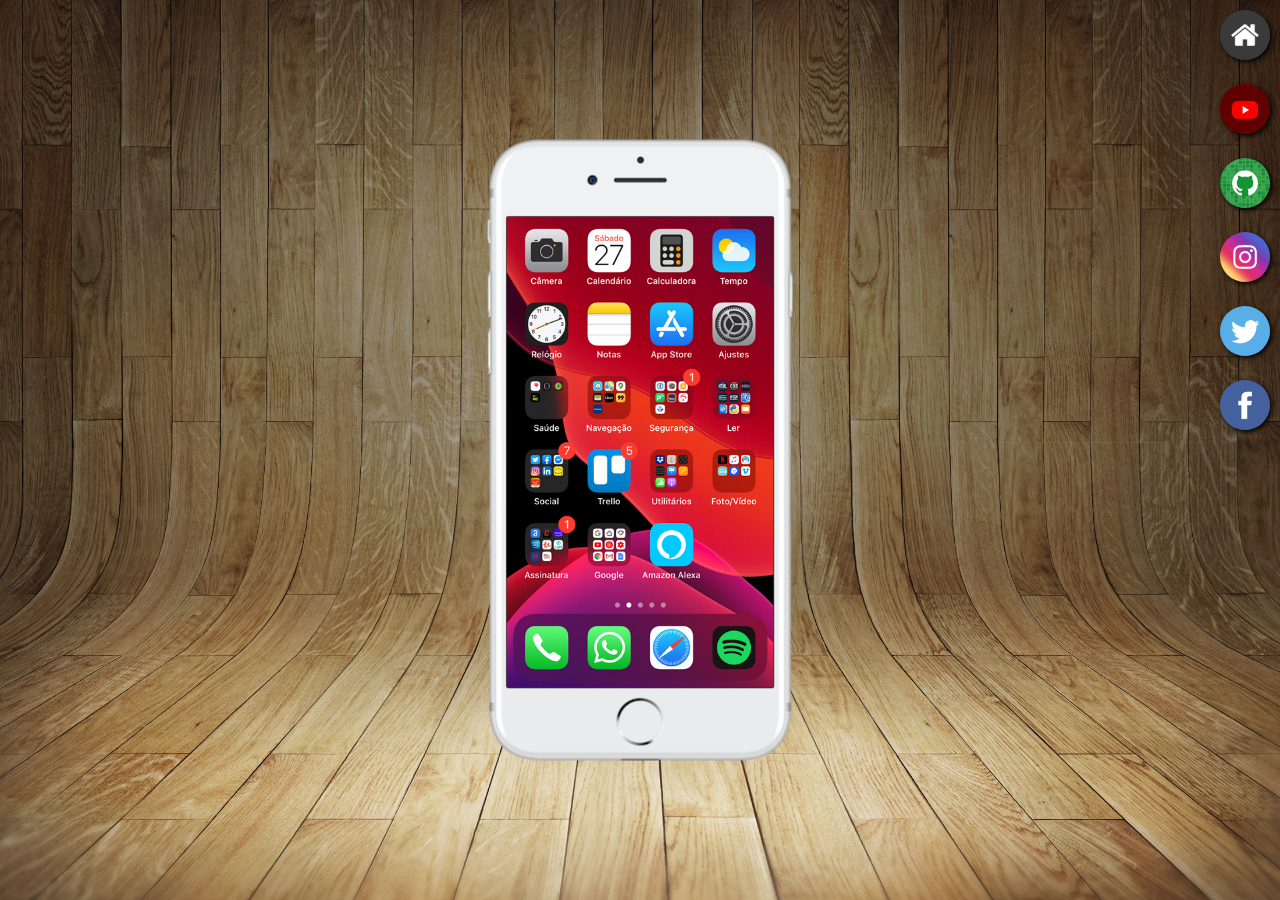
<file: index.html>
<!DOCTYPE html>
<html lang="pt-br">
<head>
    <meta charset="UTF-8">
    <meta http-equiv="X-UA-Compatible" content="IE=edge">
    <meta name="viewport" content="width=device-width, initial-scale=1.0">
    <link rel="shortcut icon" href="favicon.ico" type="image/x-icon">
    <link rel="stylesheet" href="estilos/styles.css">
    <title>Projeto Redes Sociais</title>
</head>
<body>
    <main>
        <section id="telefone">
            <iframe src="home.html" name="tela" id="tela" frameborder="0">
                Seu navegador não é compatível com isso.
            </iframe>
        </section>
        <section id="redes-sociais">
            <a href="home.html" target="tela"><img src="imagens/logo-home.jpg" alt="Home"></a><br>
            <a href="youtube.html" target="tela"><img src="imagens/logo-youtube.jpg" alt="Youtube"></a><br>
            <a href="github.html" target="tela"><img src="imagens/logo-github.jpg" alt="github"></a><br>
            <a href="instagram.html" target="tela"><img src="imagens/logo-instagram.jpg" alt="instagram"></a><br>
            <a href="twitter.html" target="tela"><img src="imagens/logo-twitter.jpg" alt="twitter"></a><br>
            <a href="facebook.html" target="tela"><img src="imagens/logo-facebook.jpg" alt="facebook"></a>
        </section>
    </main>
</body>
</html>
</file>
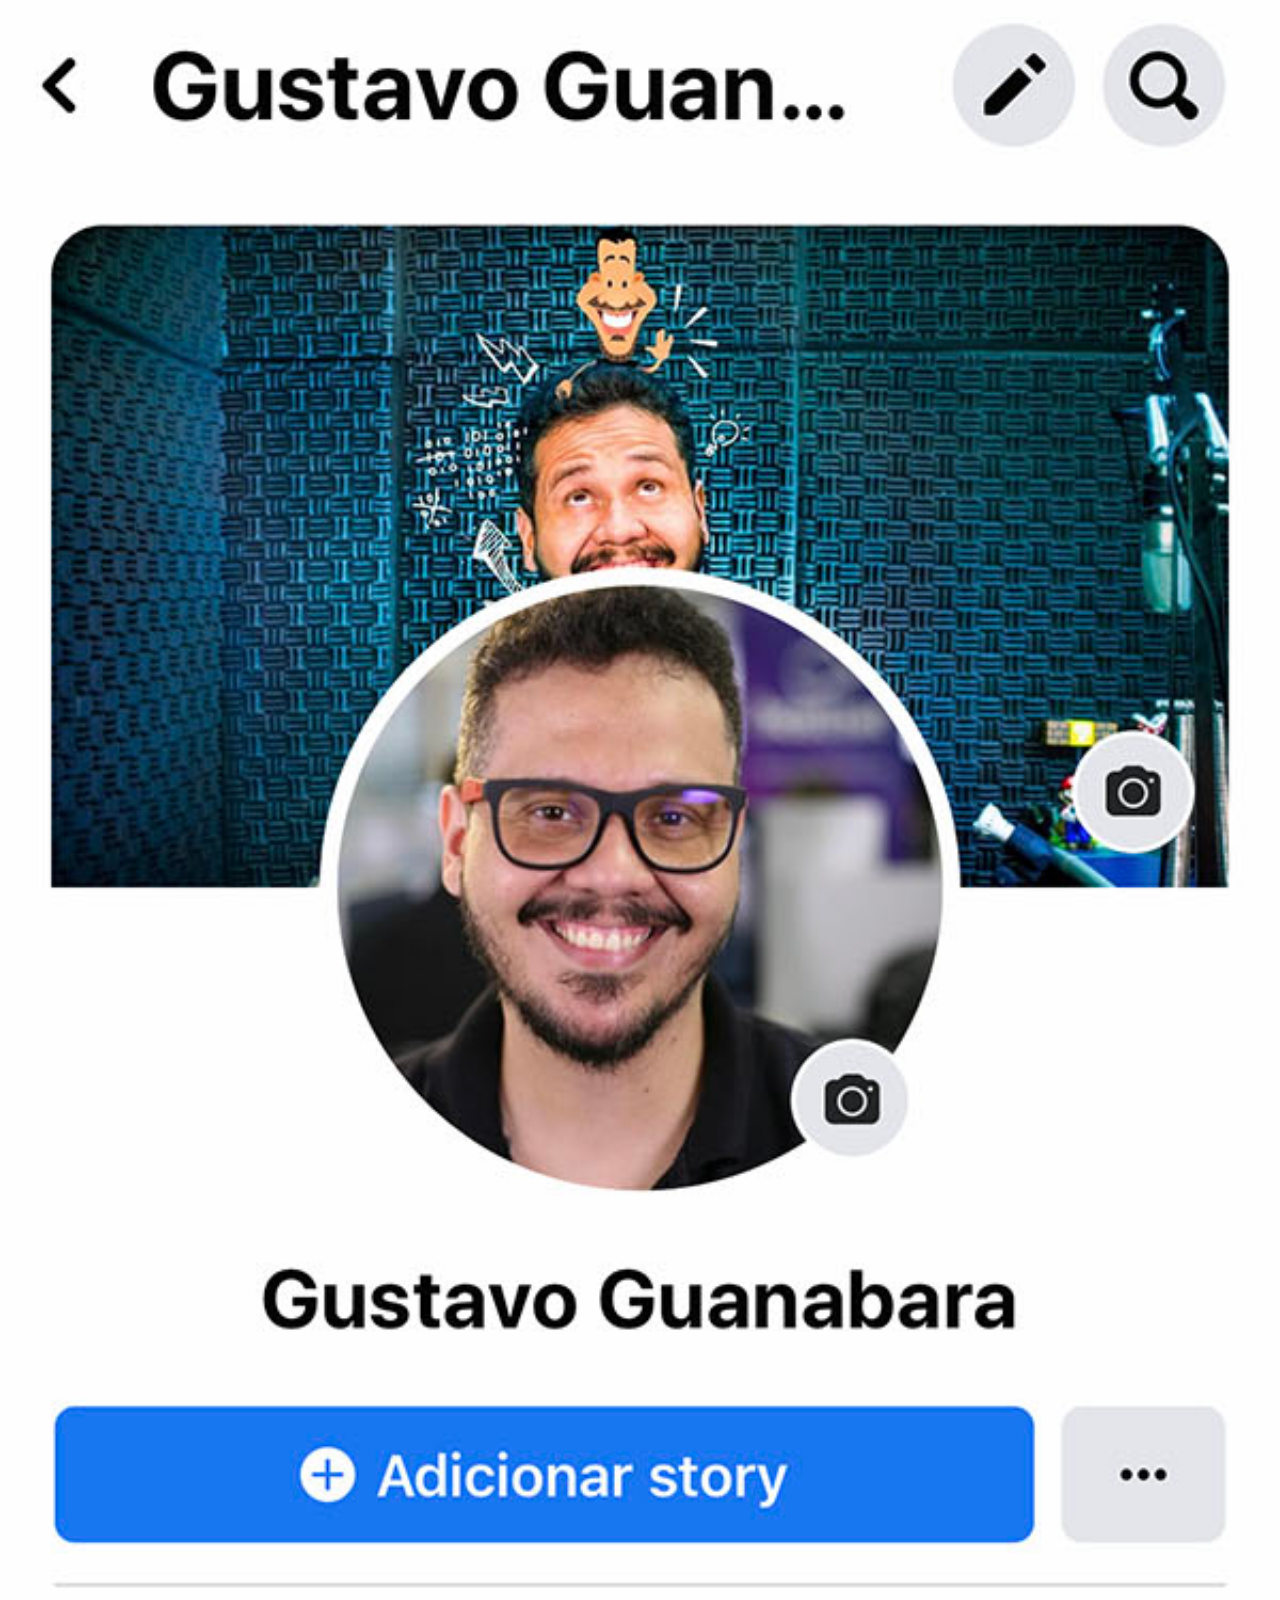
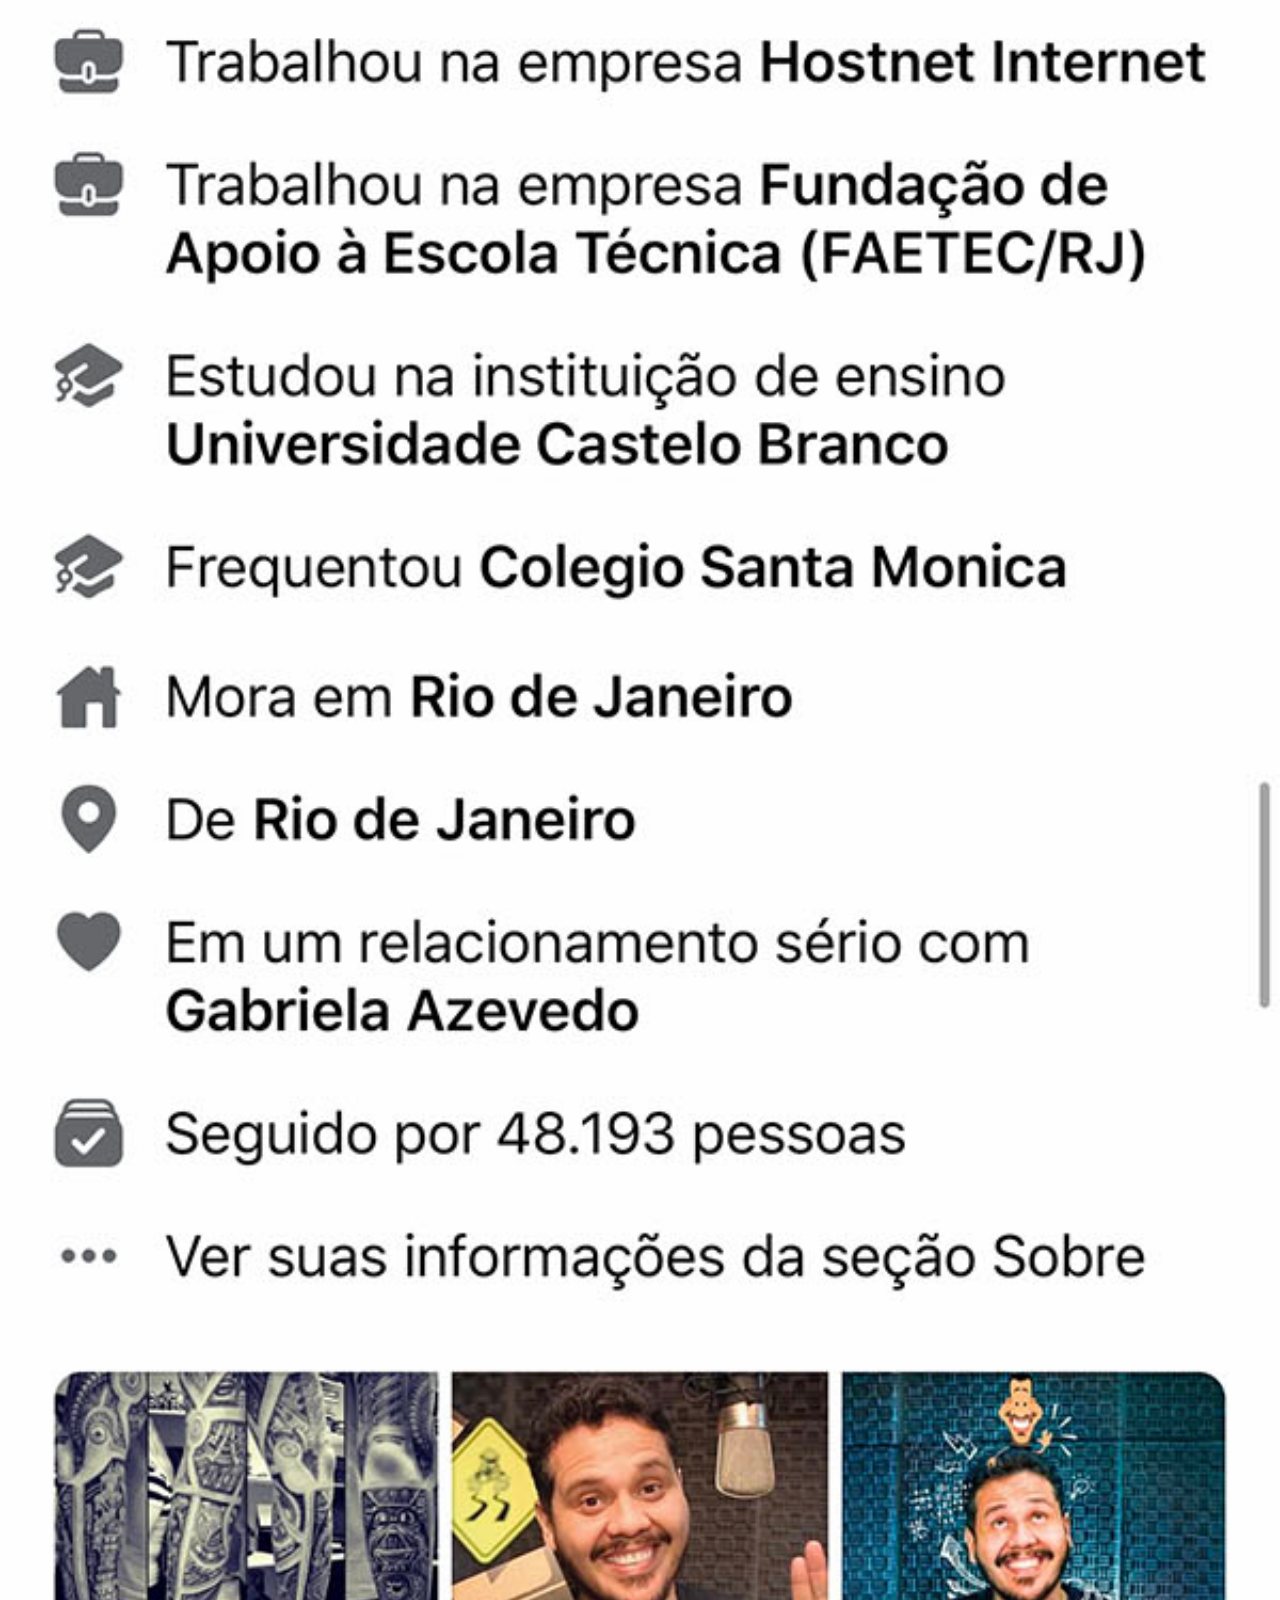
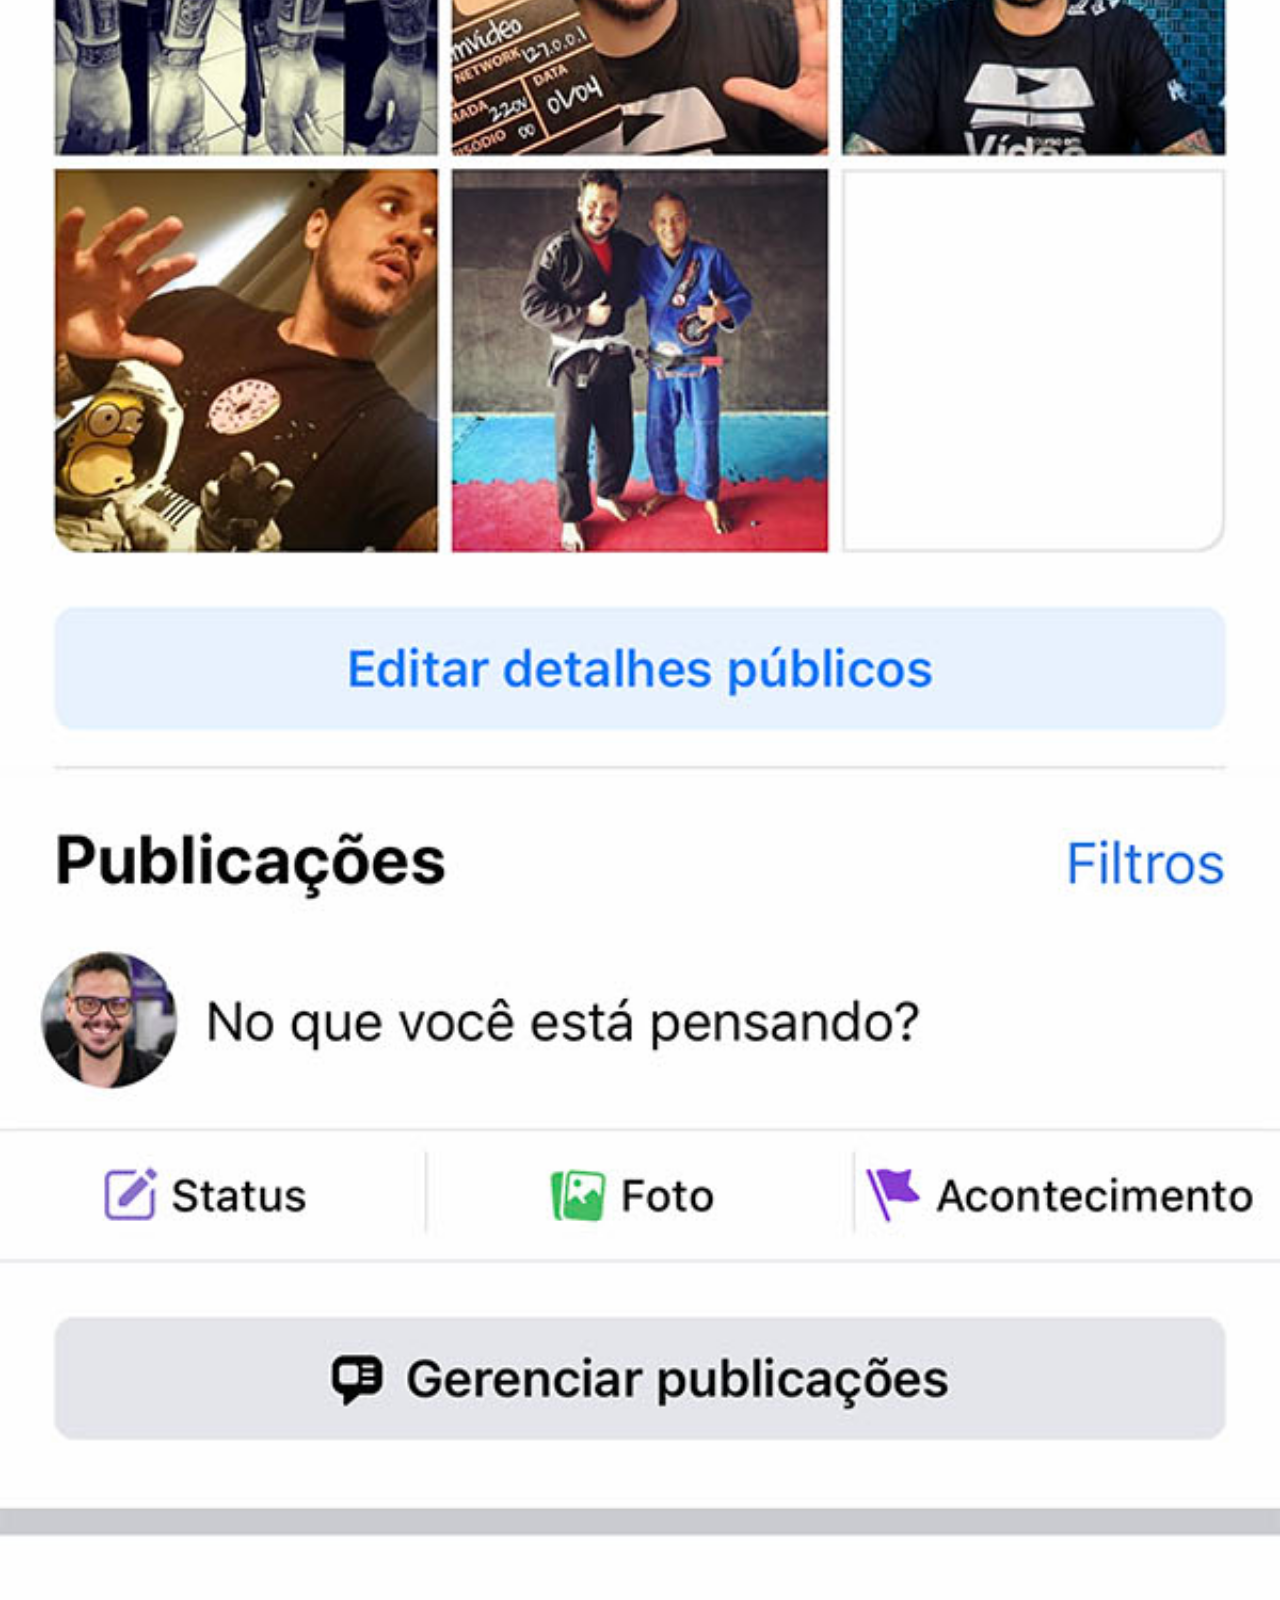
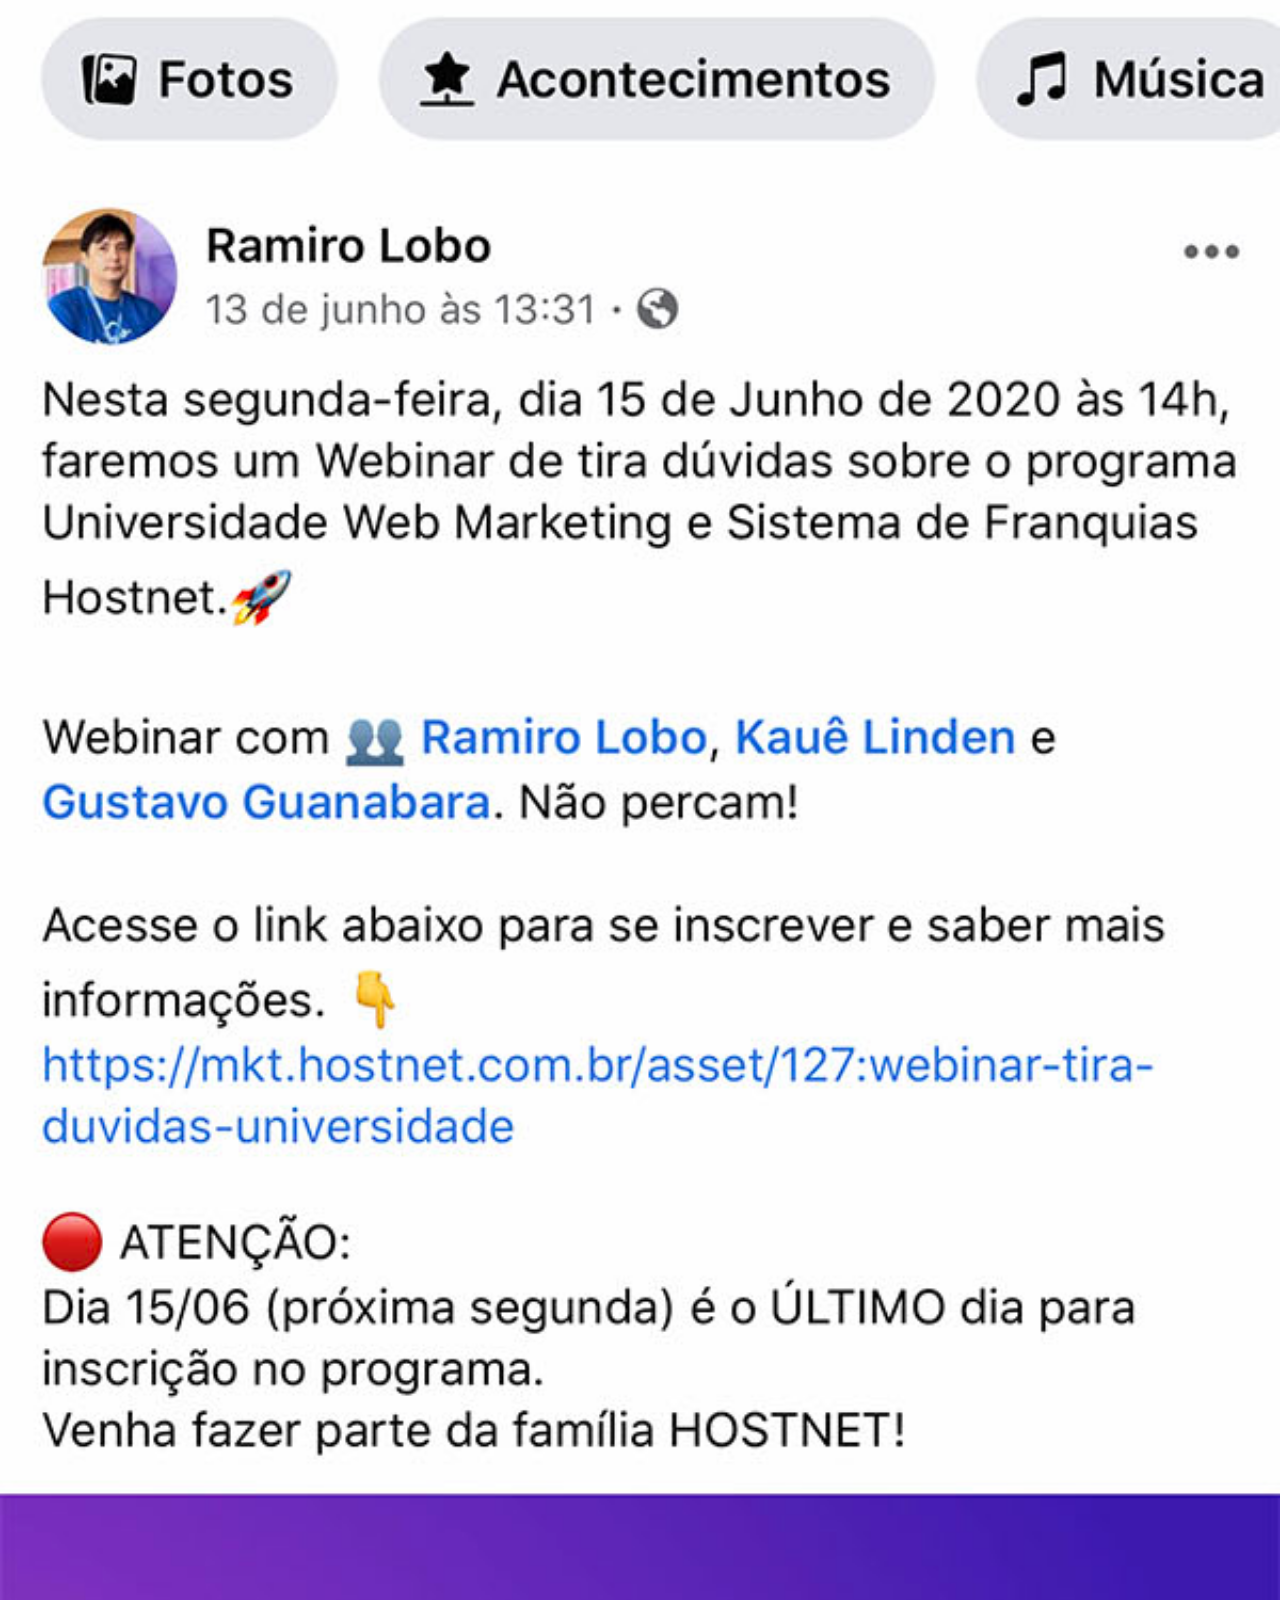
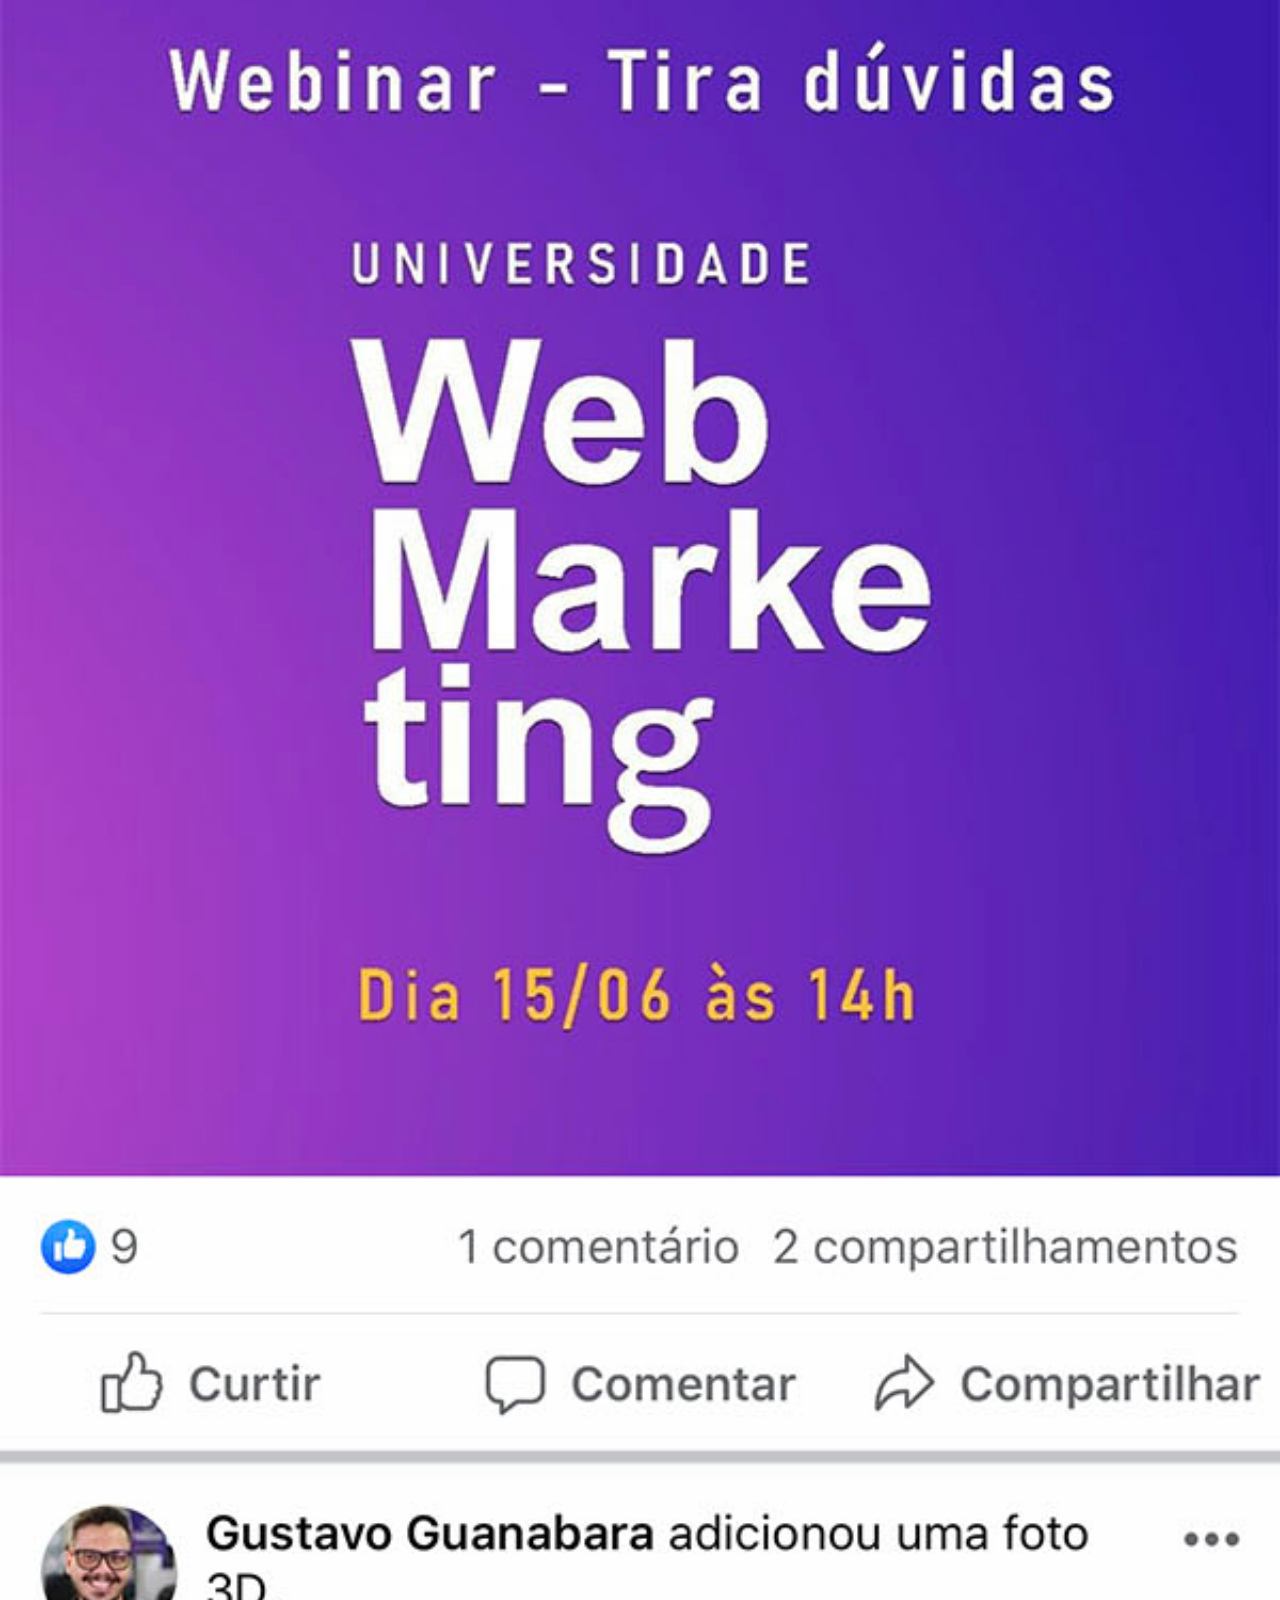
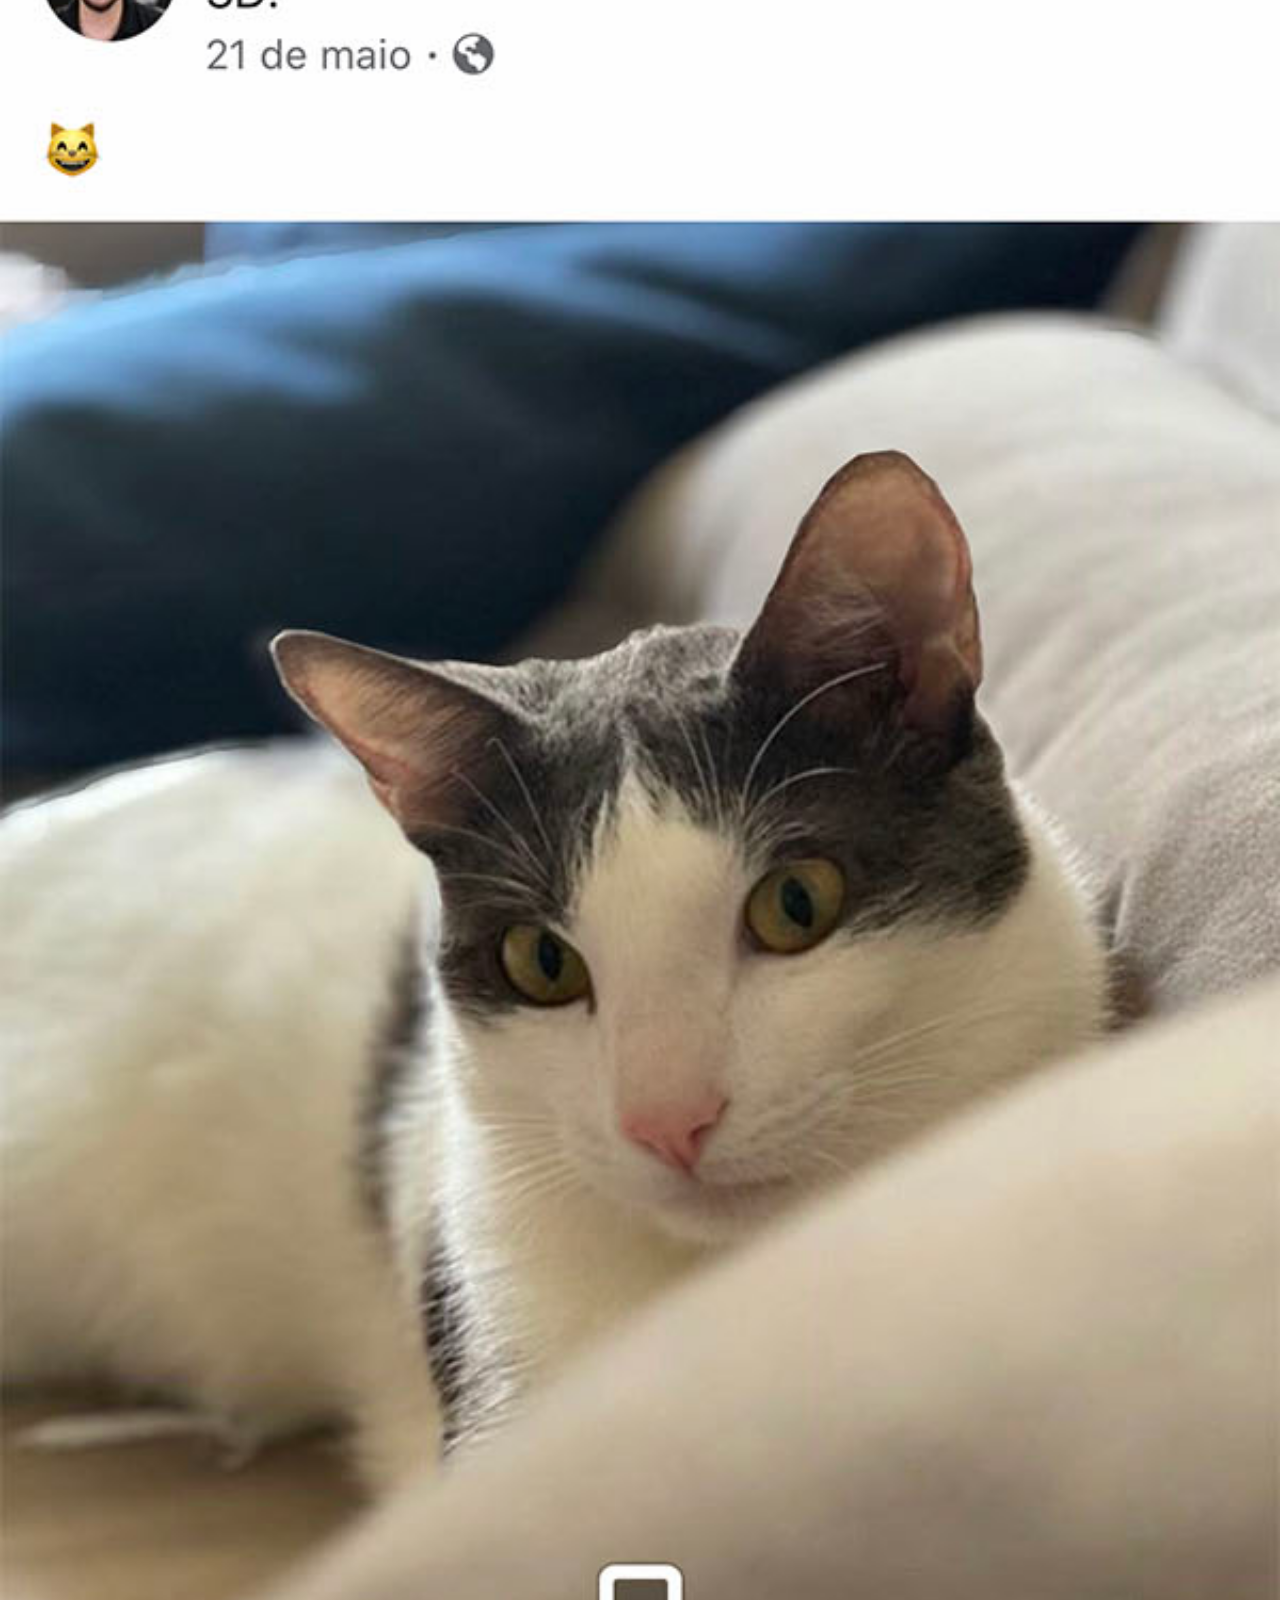
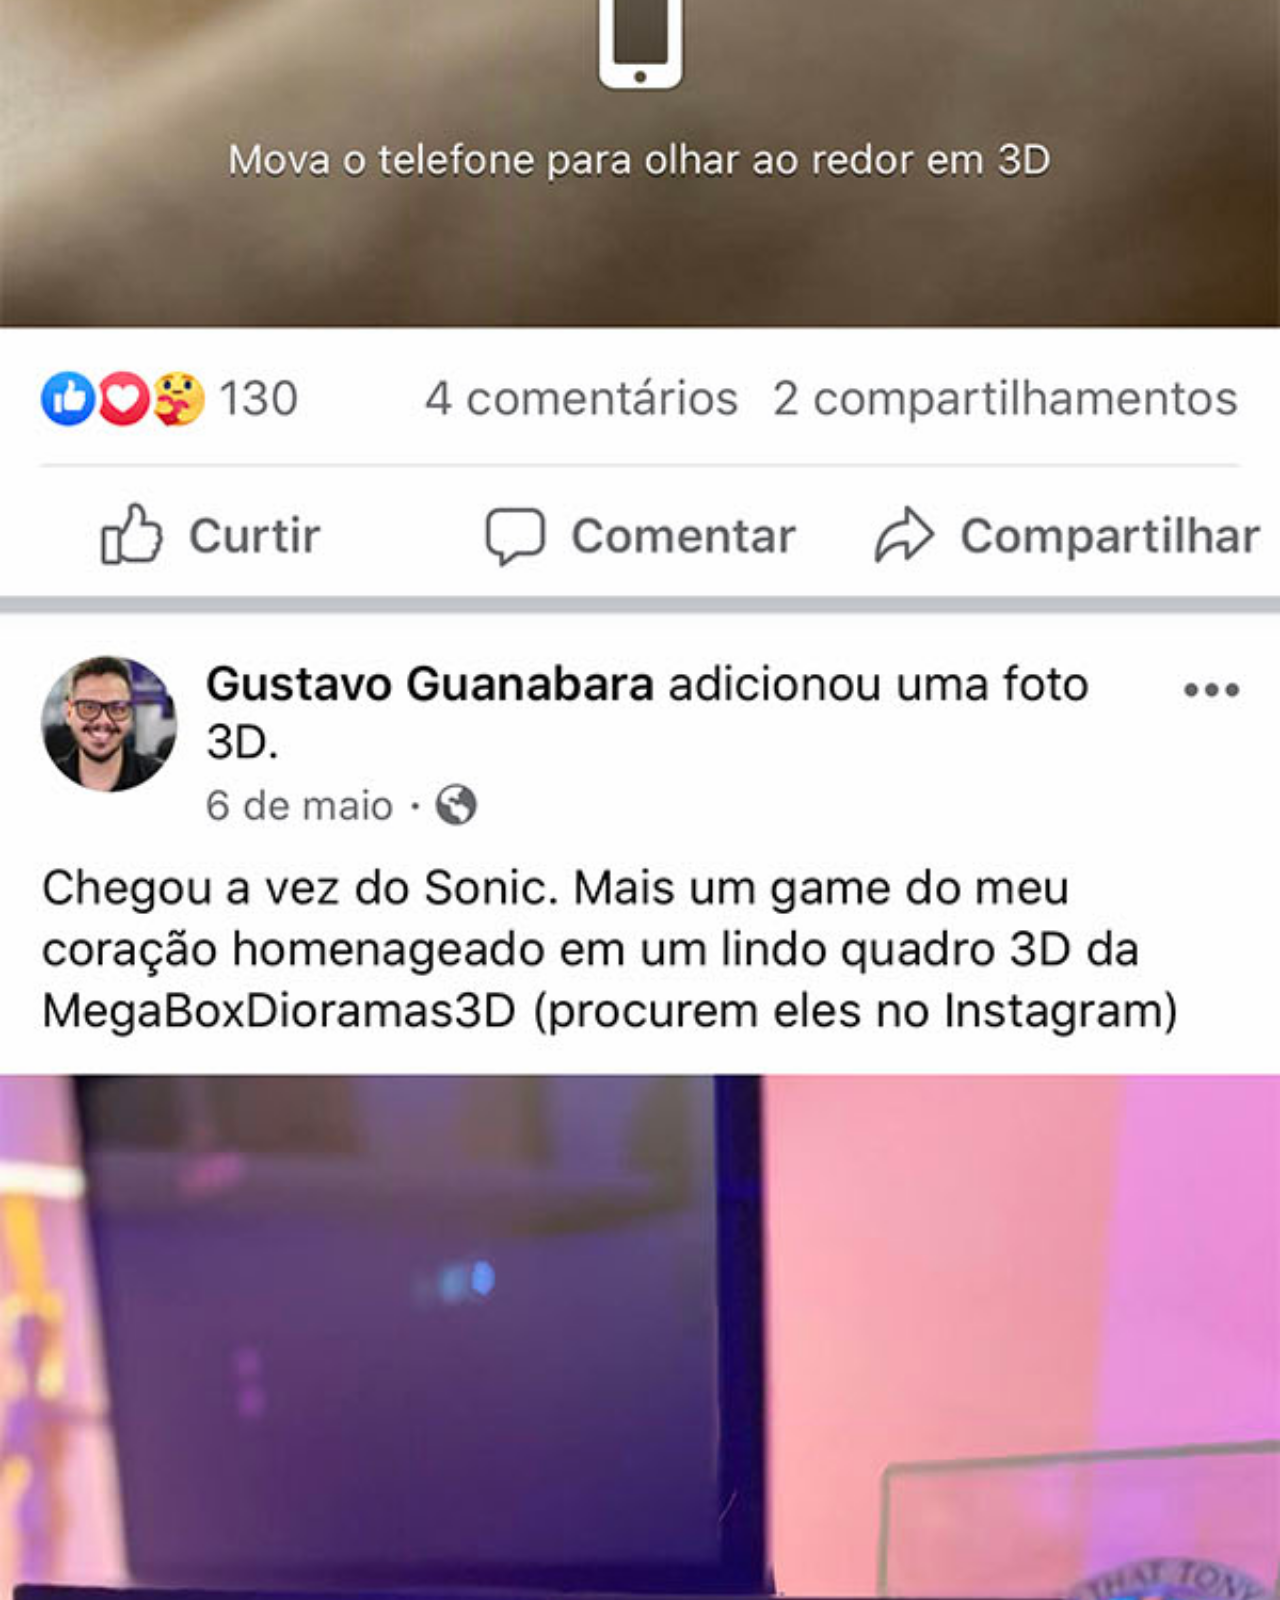
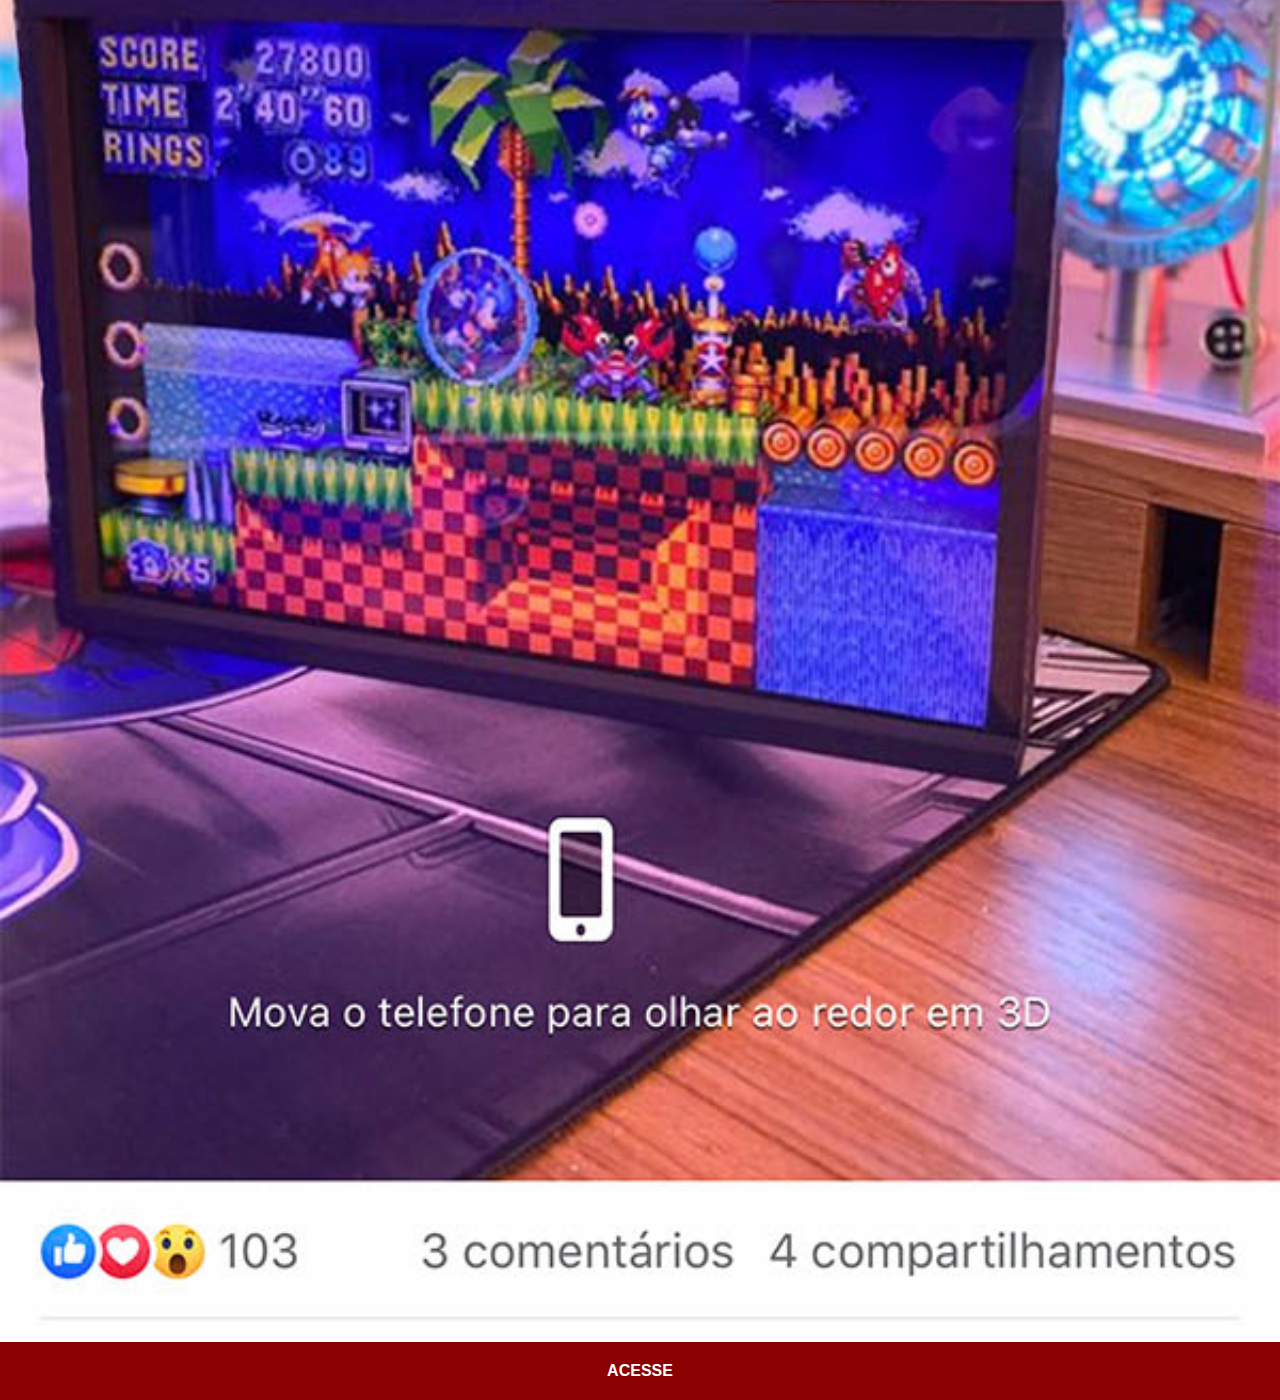
<file: facebook.html>
<!DOCTYPE html>
<html lang="pt-br">
<head>
    <meta charset="UTF-8">
    <meta http-equiv="X-UA-Compatible" content="IE=edge">
    <meta name="viewport" content="width=device-width, initial-scale=1.0">
    <title>Facebook</title>
    <link rel="stylesheet" href="estilos/social.css">
</head>
<body>
    <img src="imagens/tela-facebook.jpg" alt="youtube"><a href="https://www.facebook.com/CursosEmVideo/" target="_blank">ACESSE</a>
</body>
</html>
</file>
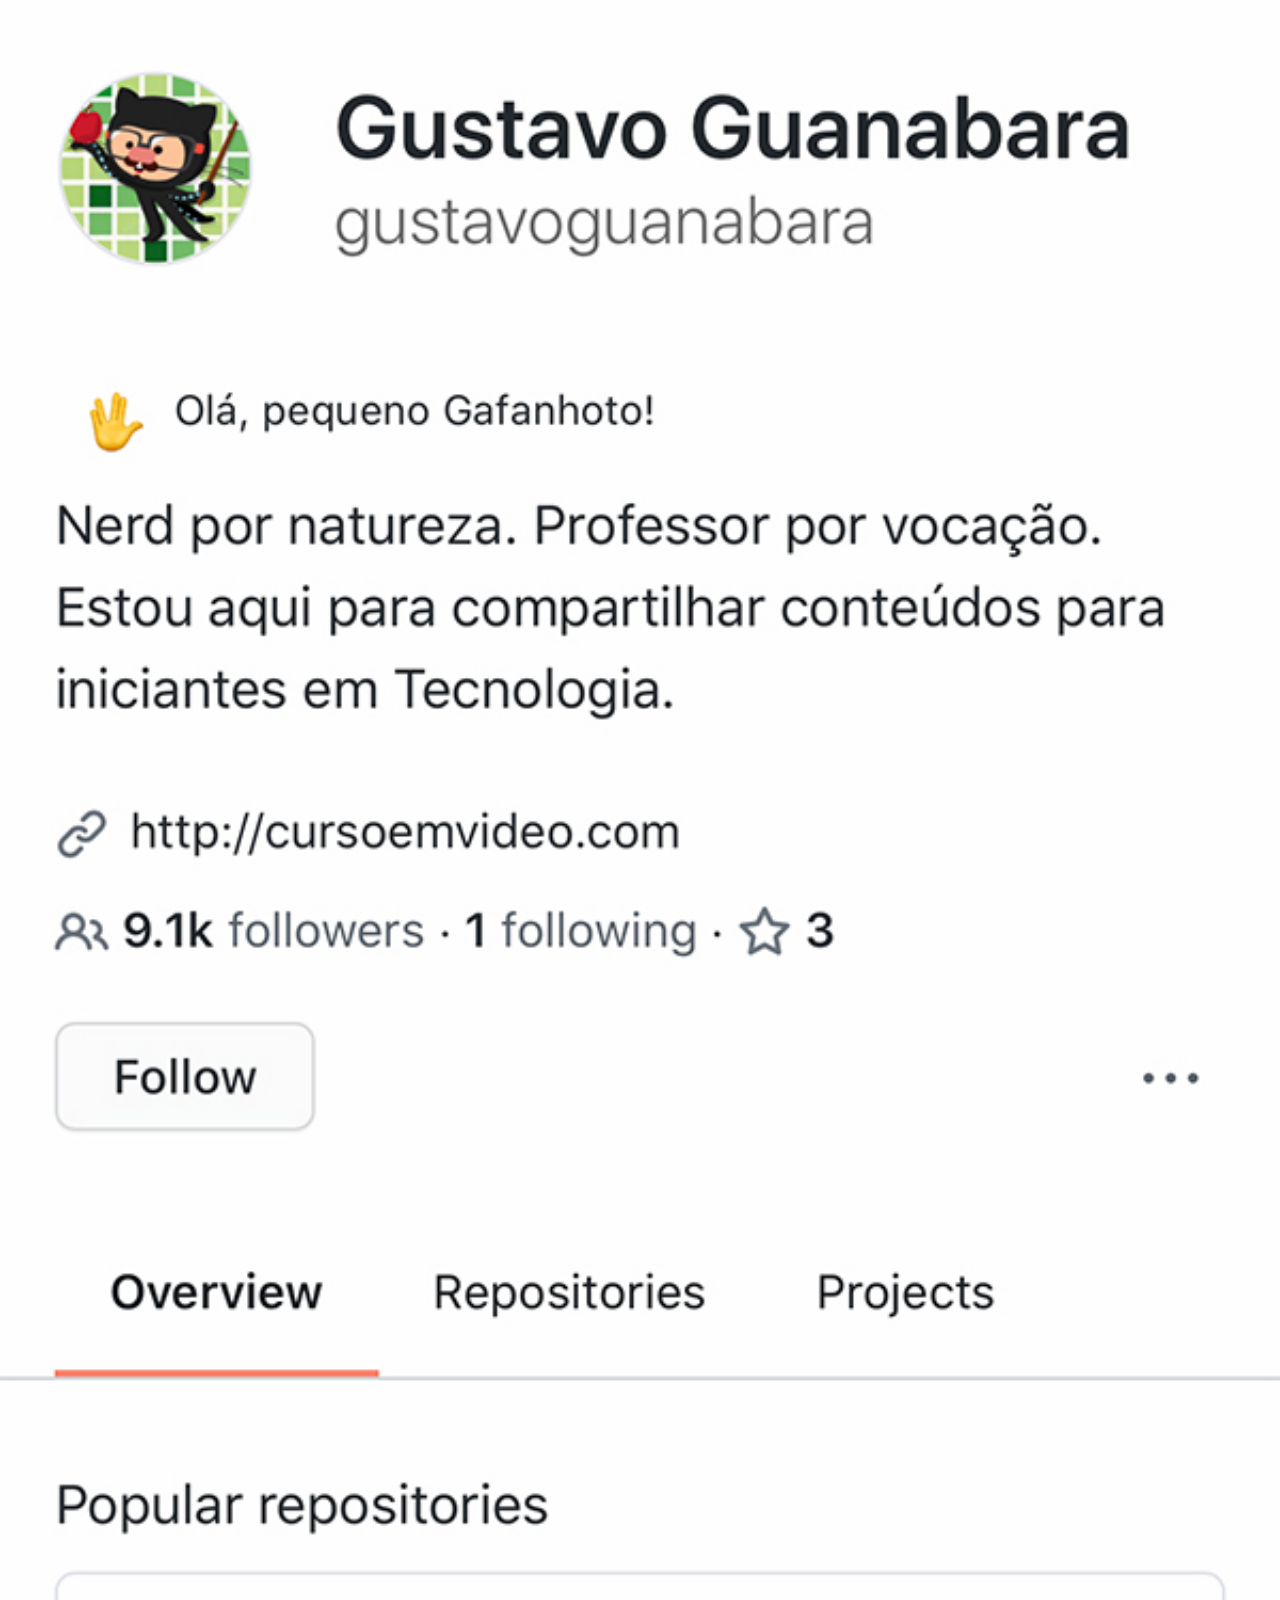
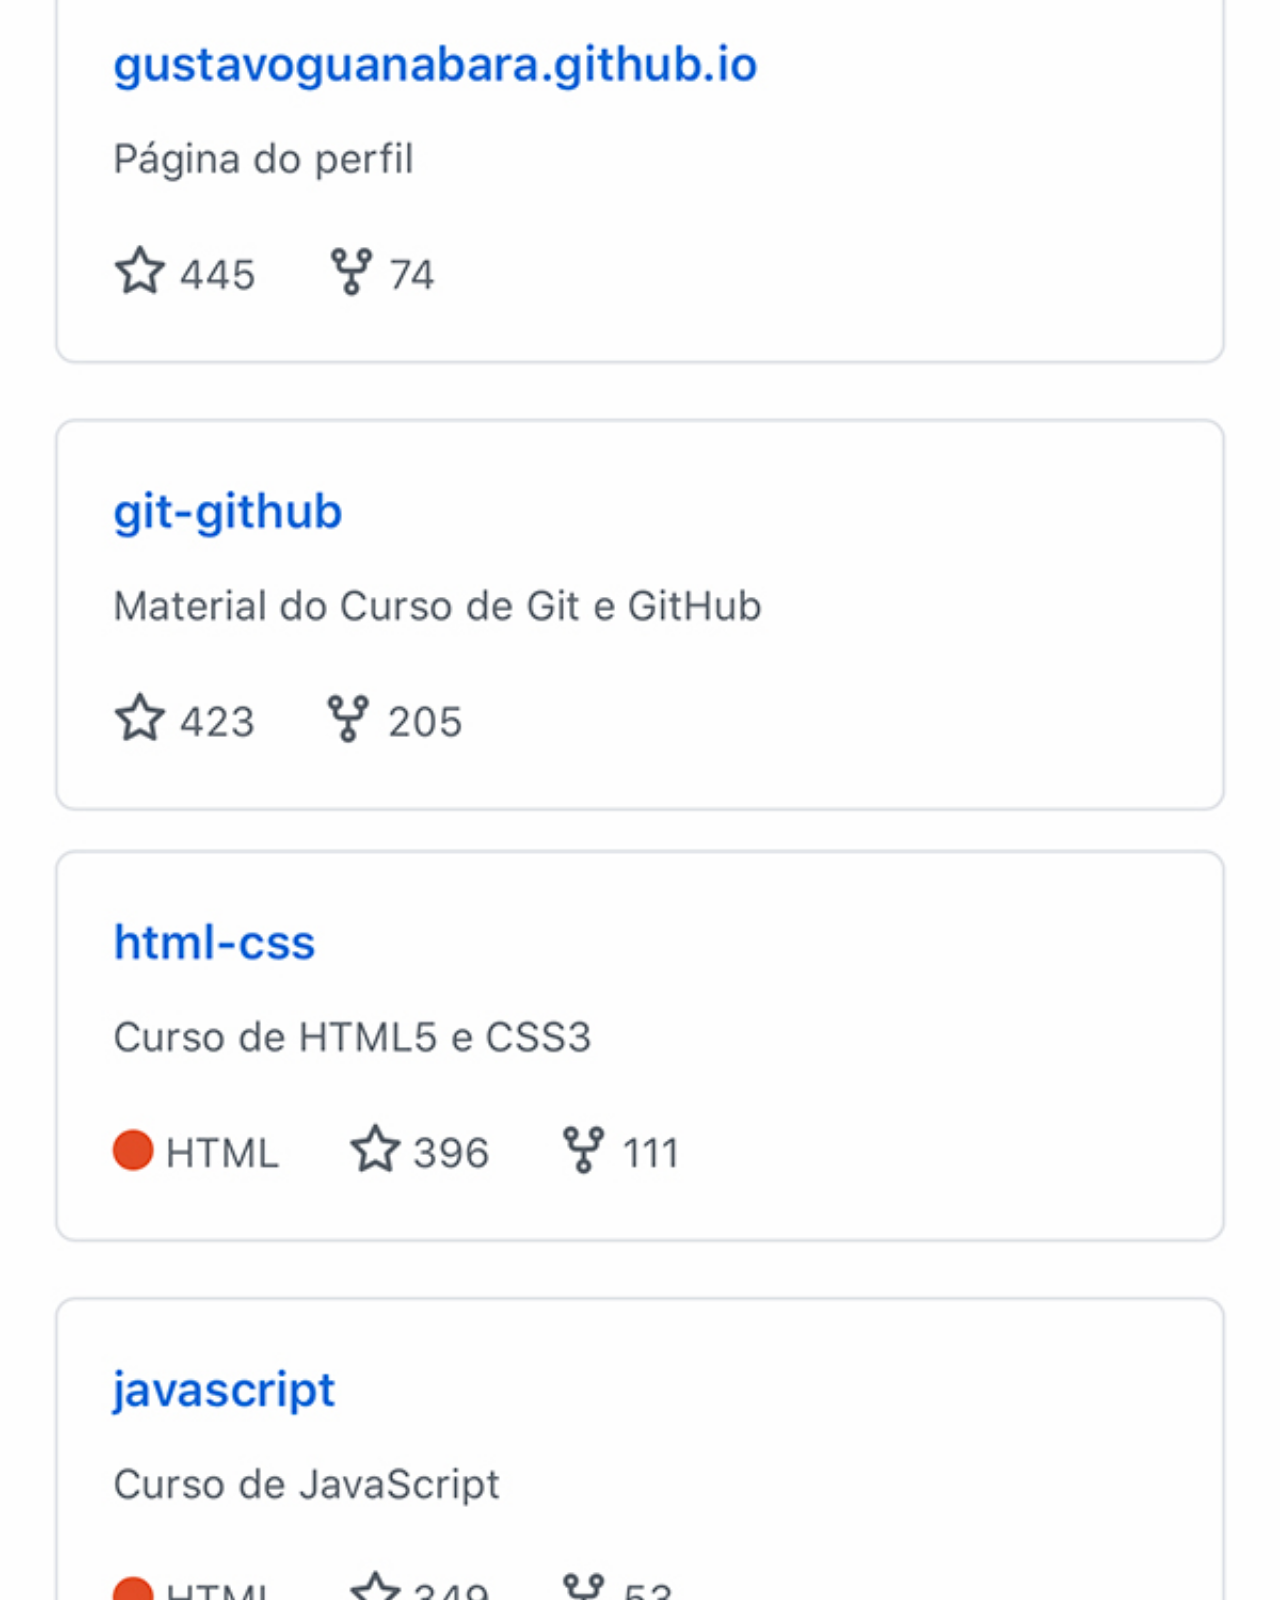
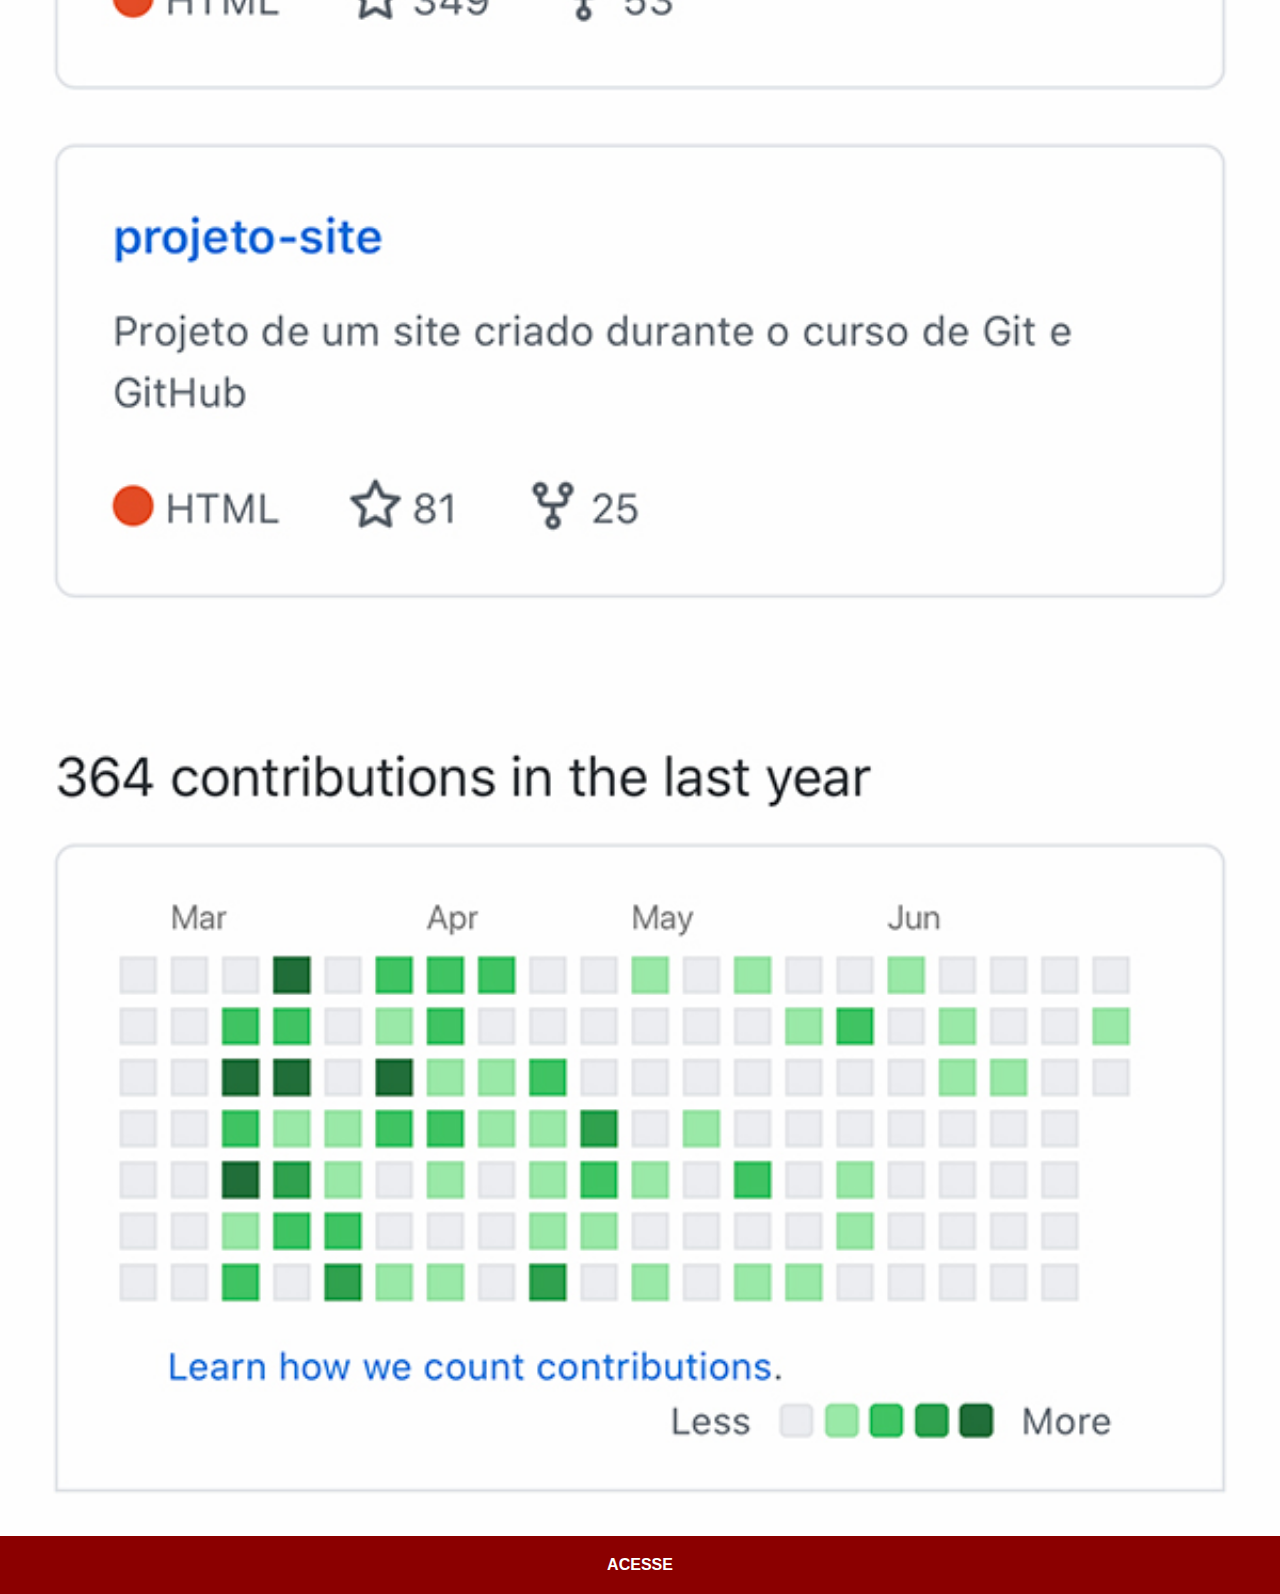
<file: github.html>
<!DOCTYPE html>
<html lang="pt-br">
<head>
    <meta charset="UTF-8">
    <meta http-equiv="X-UA-Compatible" content="IE=edge">
    <meta name="viewport" content="width=device-width, initial-scale=1.0">
    <title>GitHub</title>
    <link rel="stylesheet" href="estilos/social.css">
</head>
<body>
    <img src="imagens/tela-github.jpg" alt="GitHub"><a href="https://github.com/gustavoguanabara/" target="_blank">ACESSE</a>
</body>
</html>
</file>
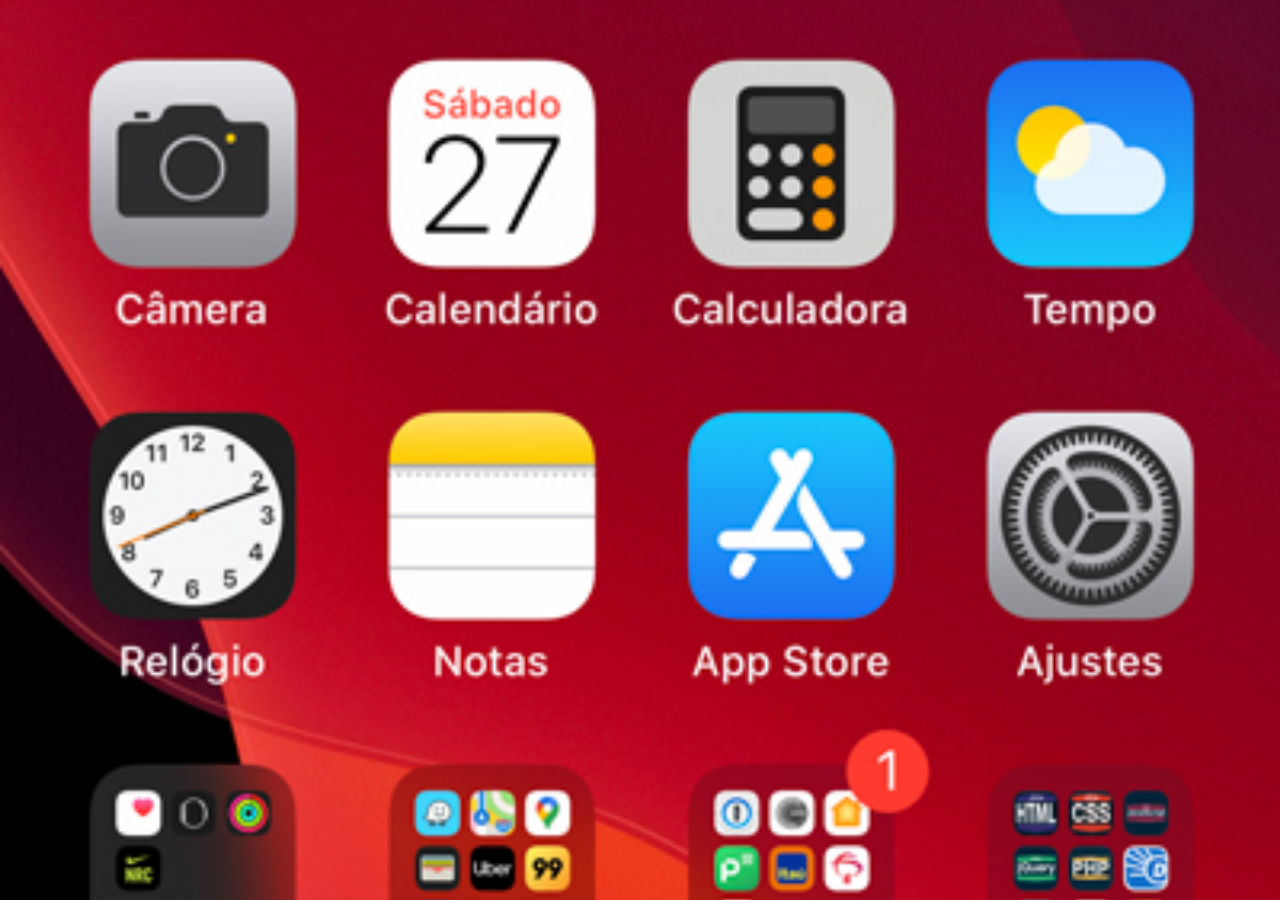
<file: home.html>
<!DOCTYPE html>
<html lang="pt-br">
<head>
    <meta charset="UTF-8">
    <meta http-equiv="X-UA-Compatible" content="IE=edge">
    <meta name="viewport" content="width=device-width, initial-scale=1.0">
    <title>Home</title>
    <style>
        * {
            margin: 0px;
            padding: 0px;
        }

        body {
            width: 100vw;
            height: 100vh;
            background: black url('imagens/tela-home.jpg') no-repeat
             top center;
             background-size: cover;
        }
    </style> 
</head>
<body>
    
</body>
</html>
</file>
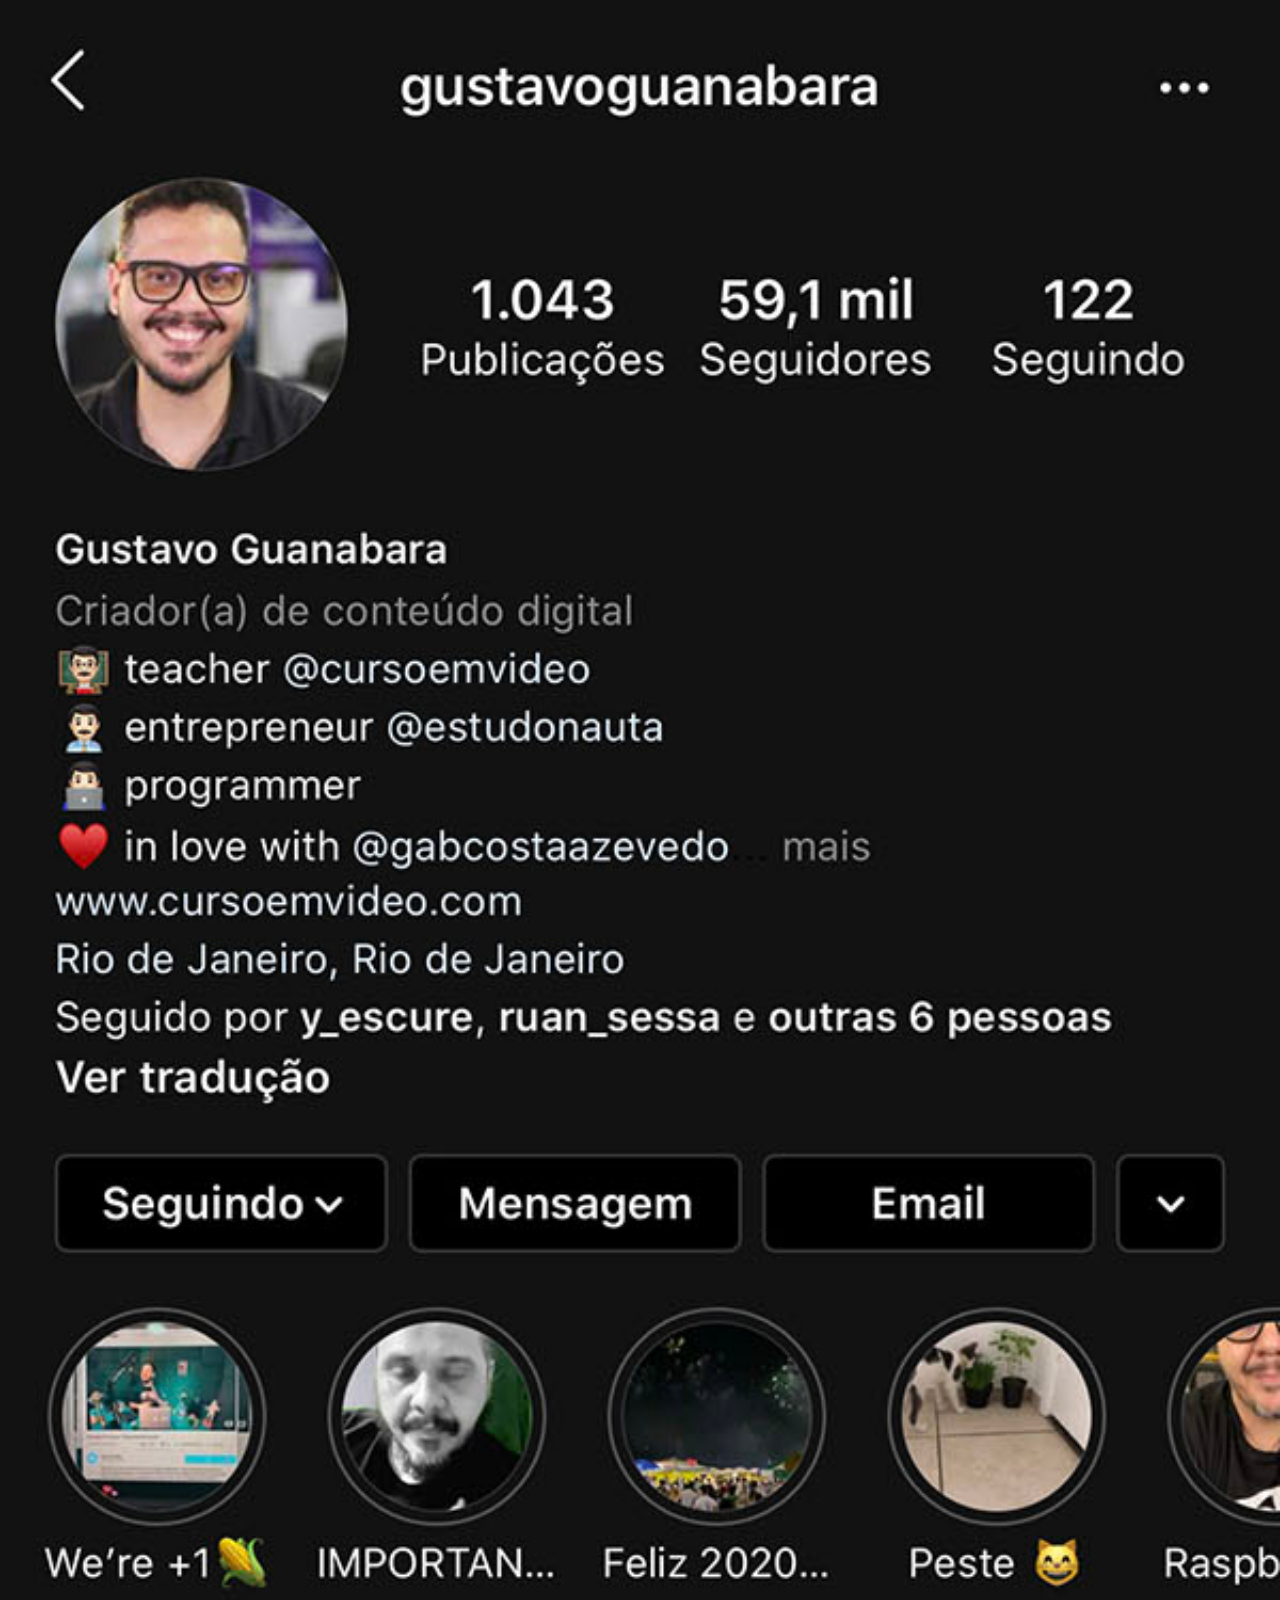
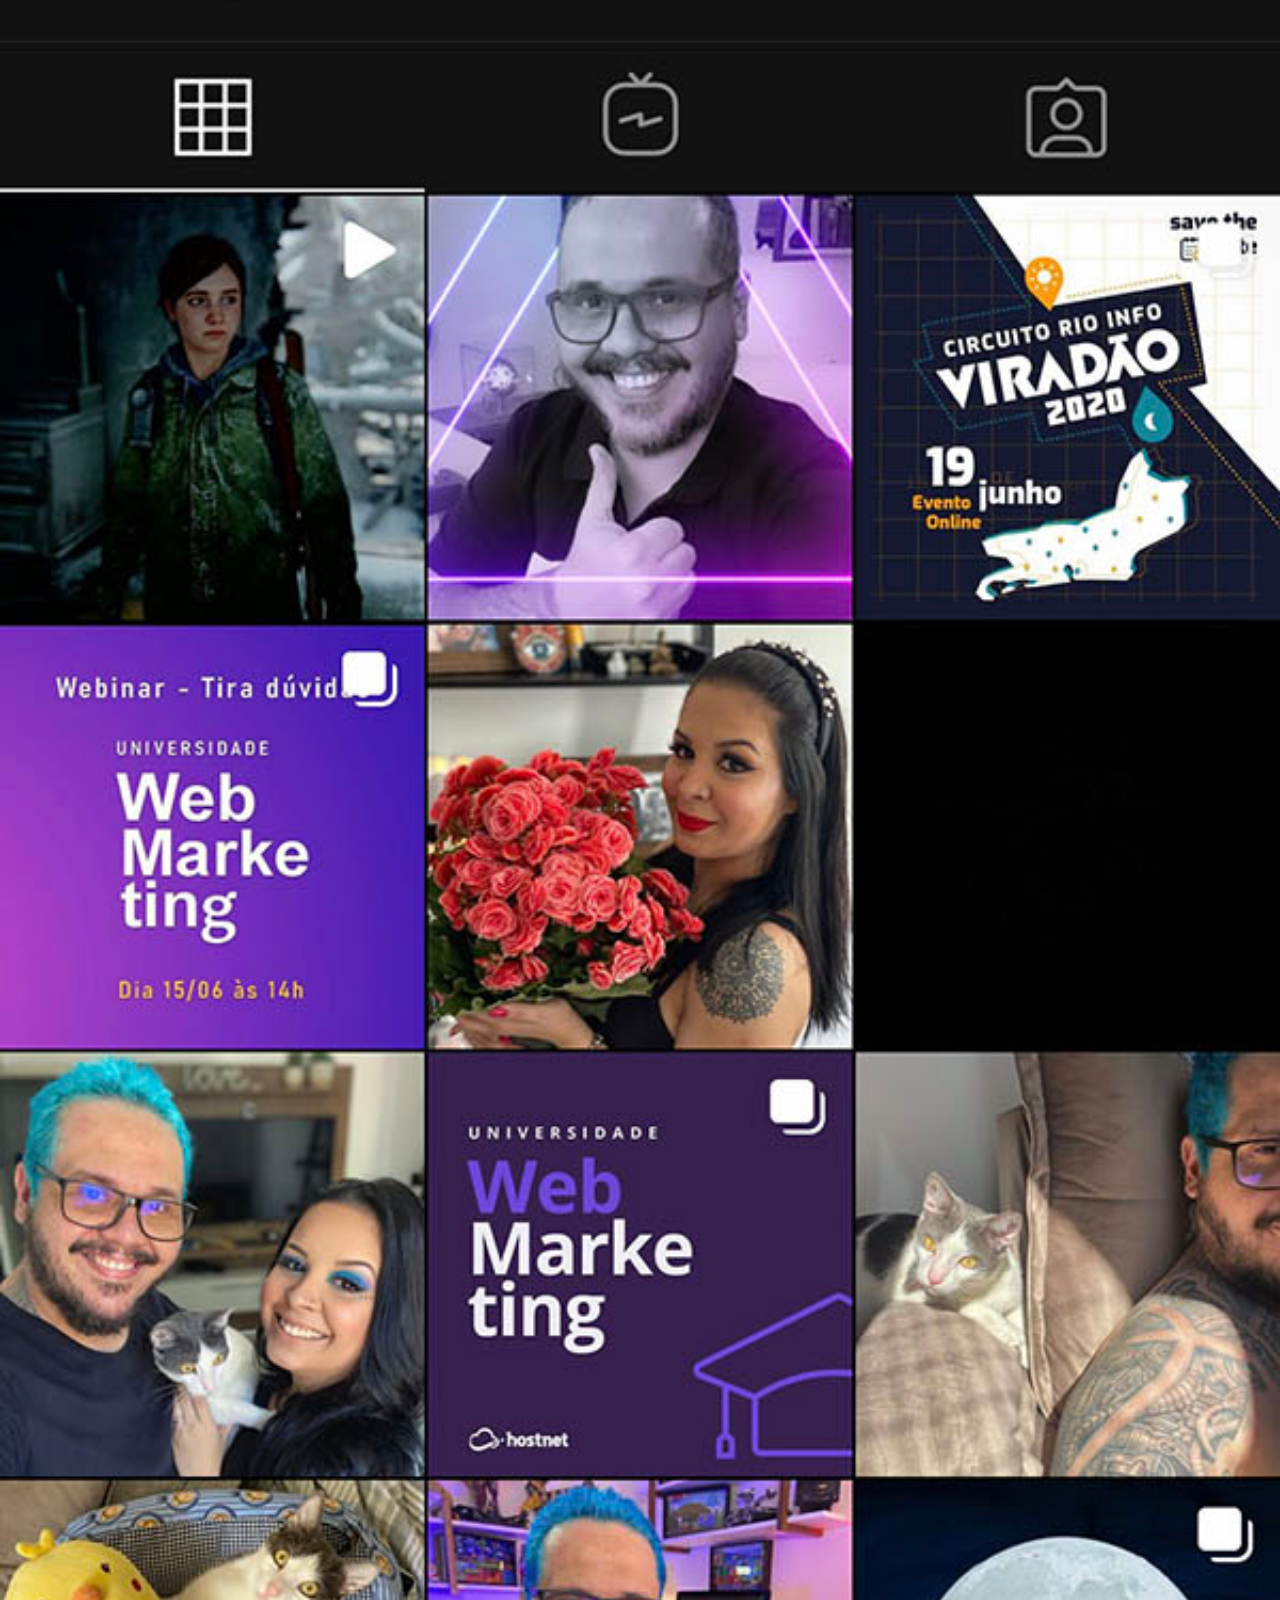
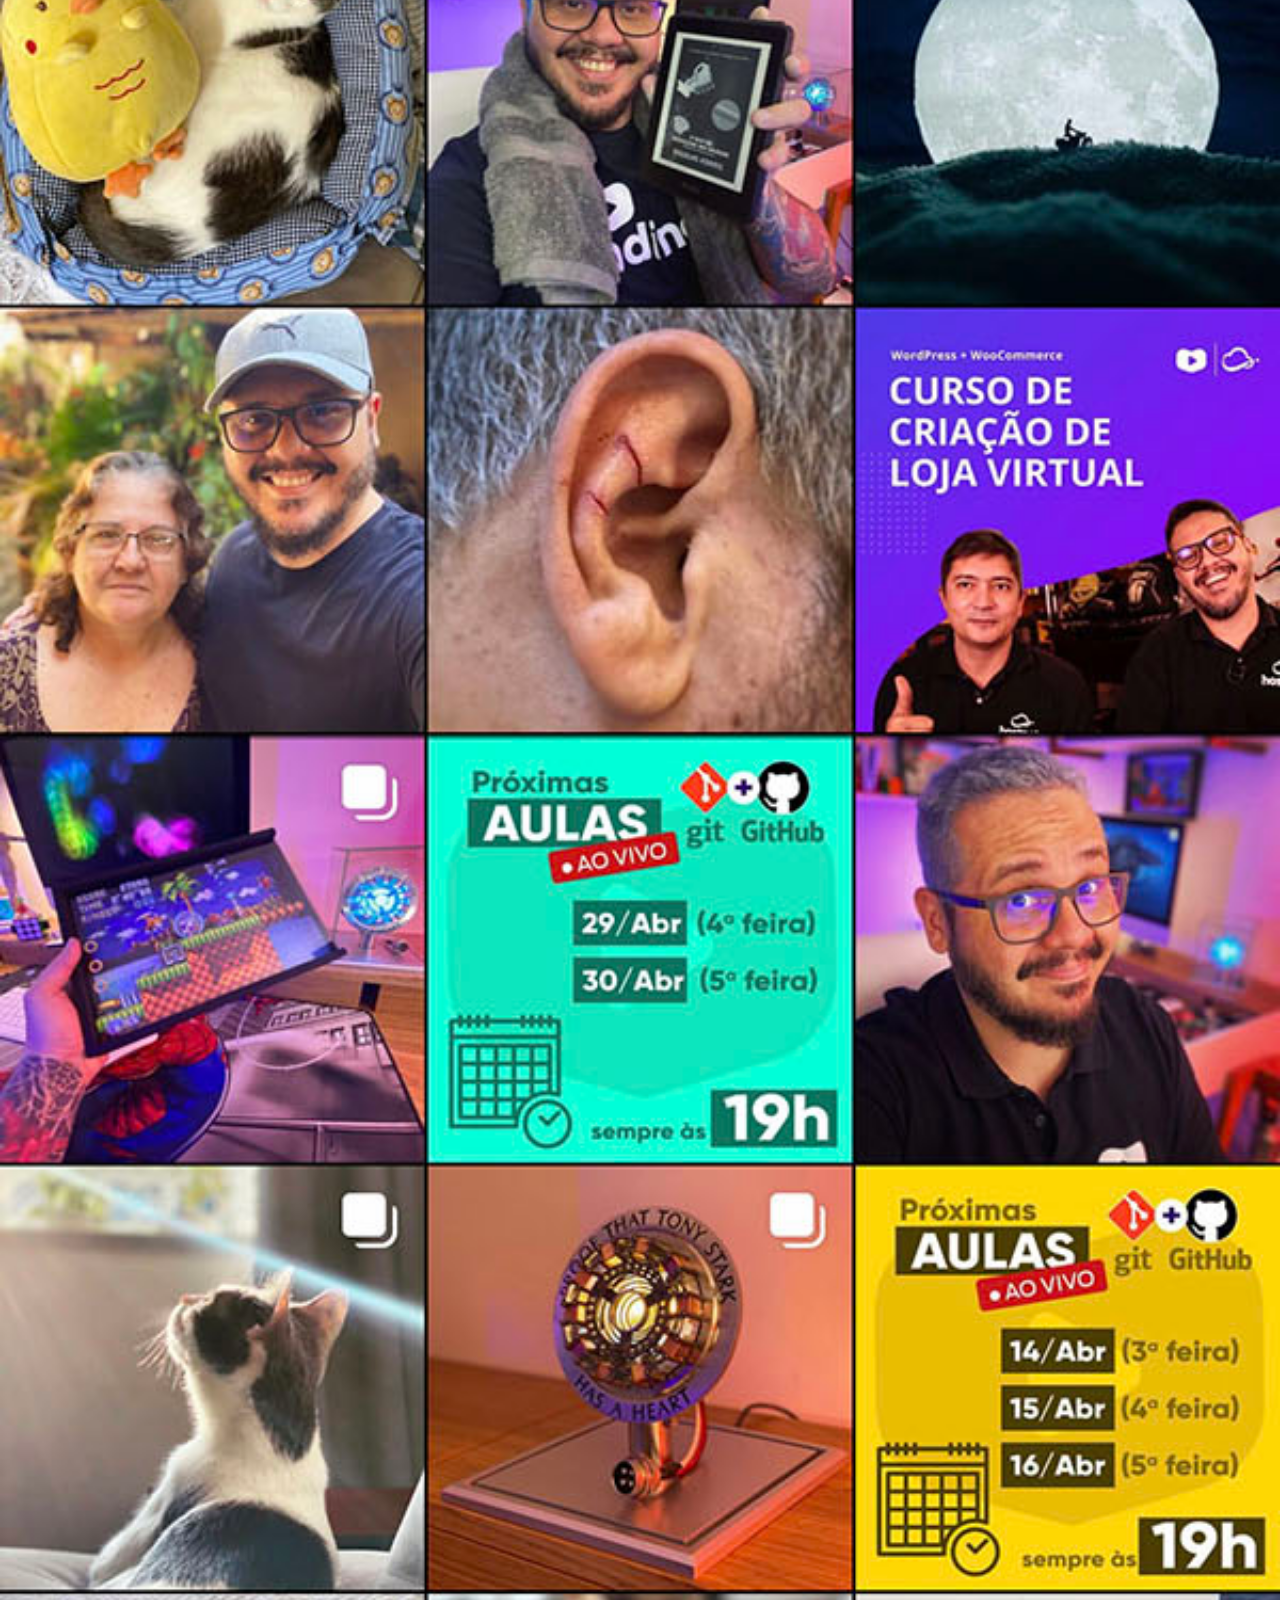
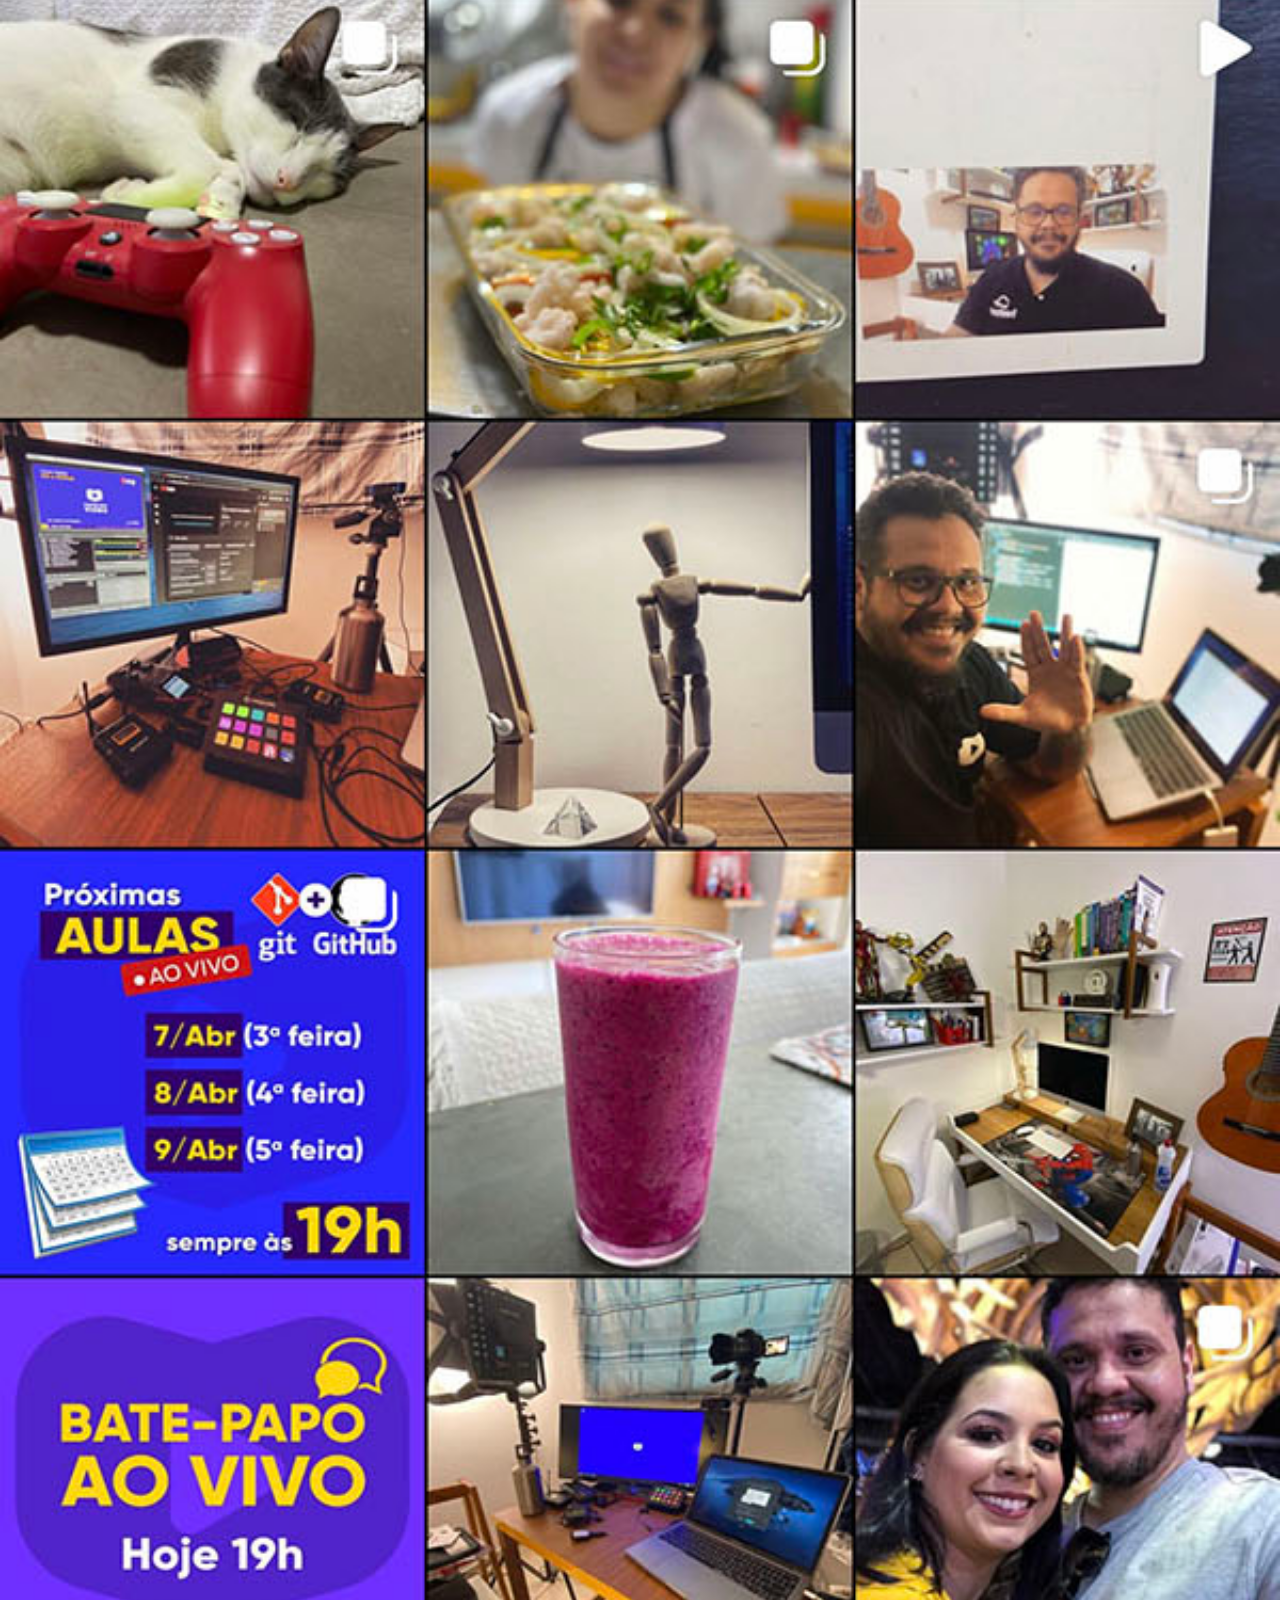
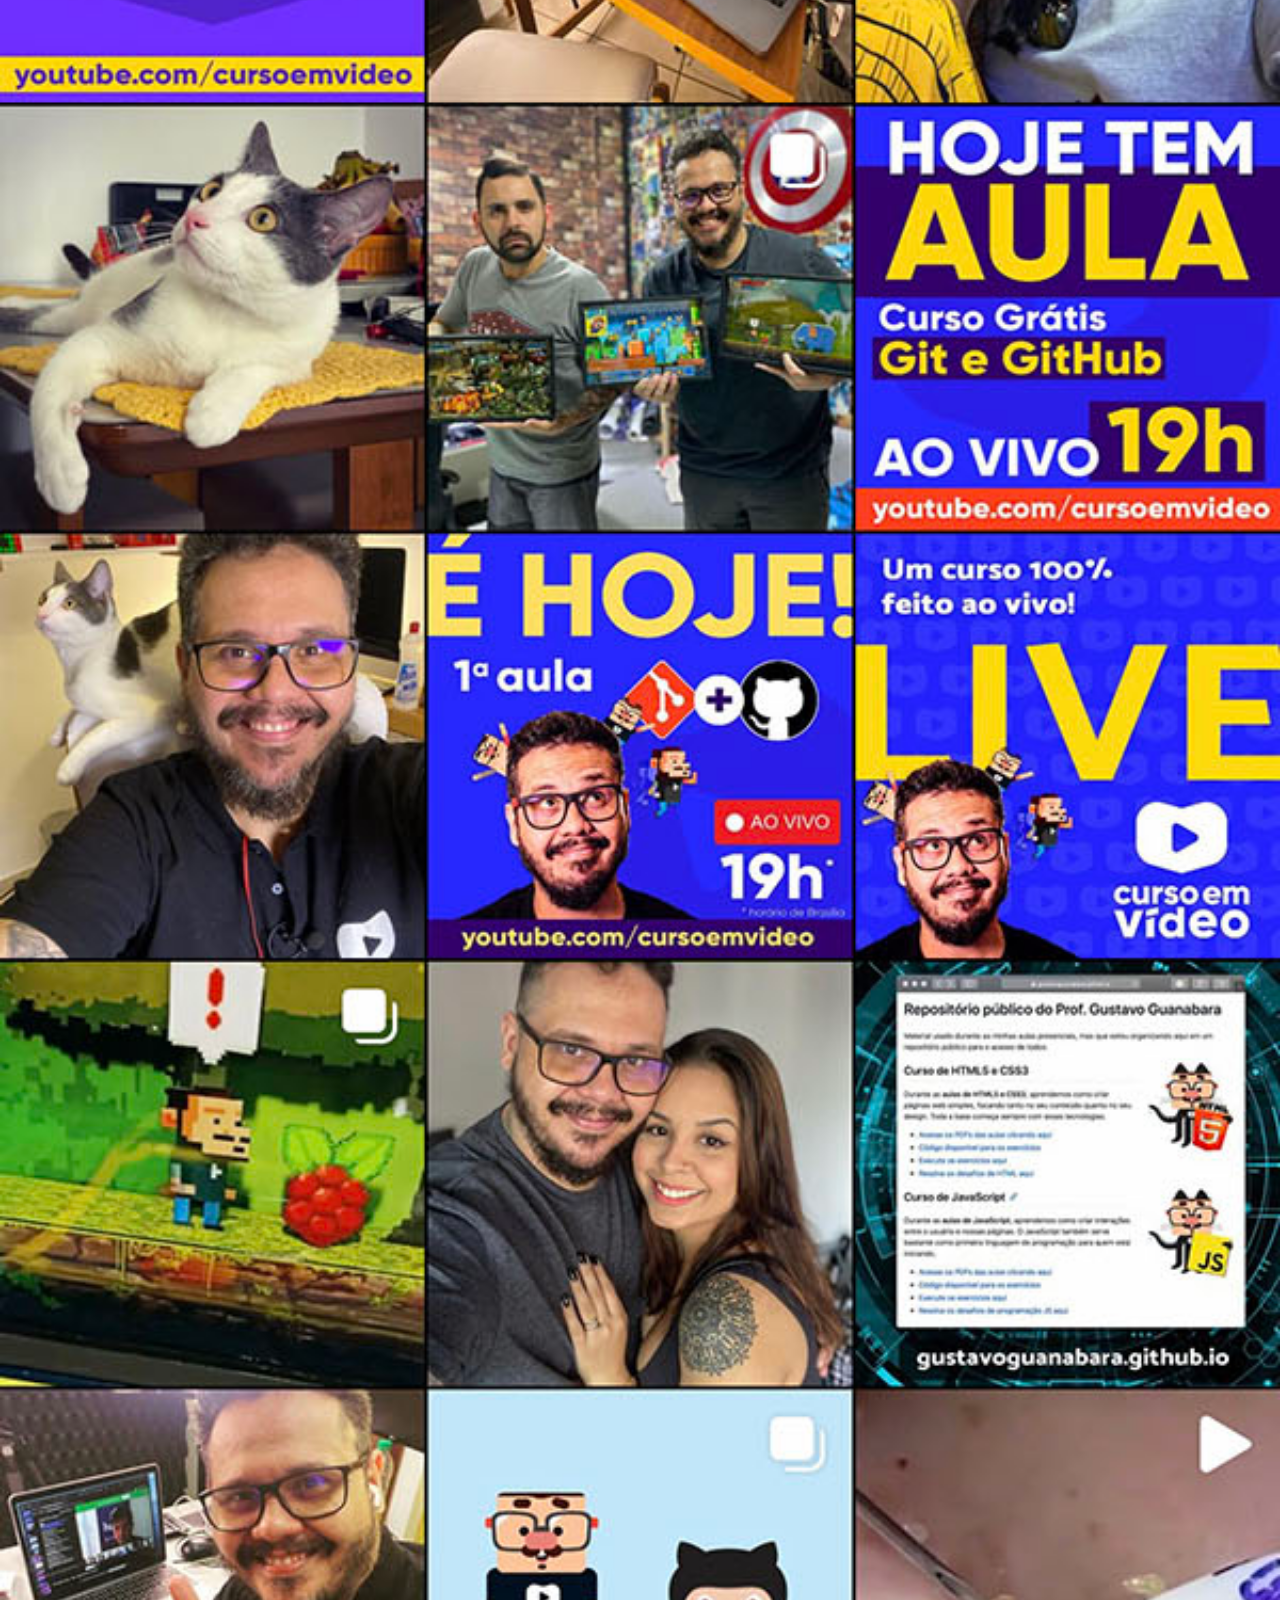
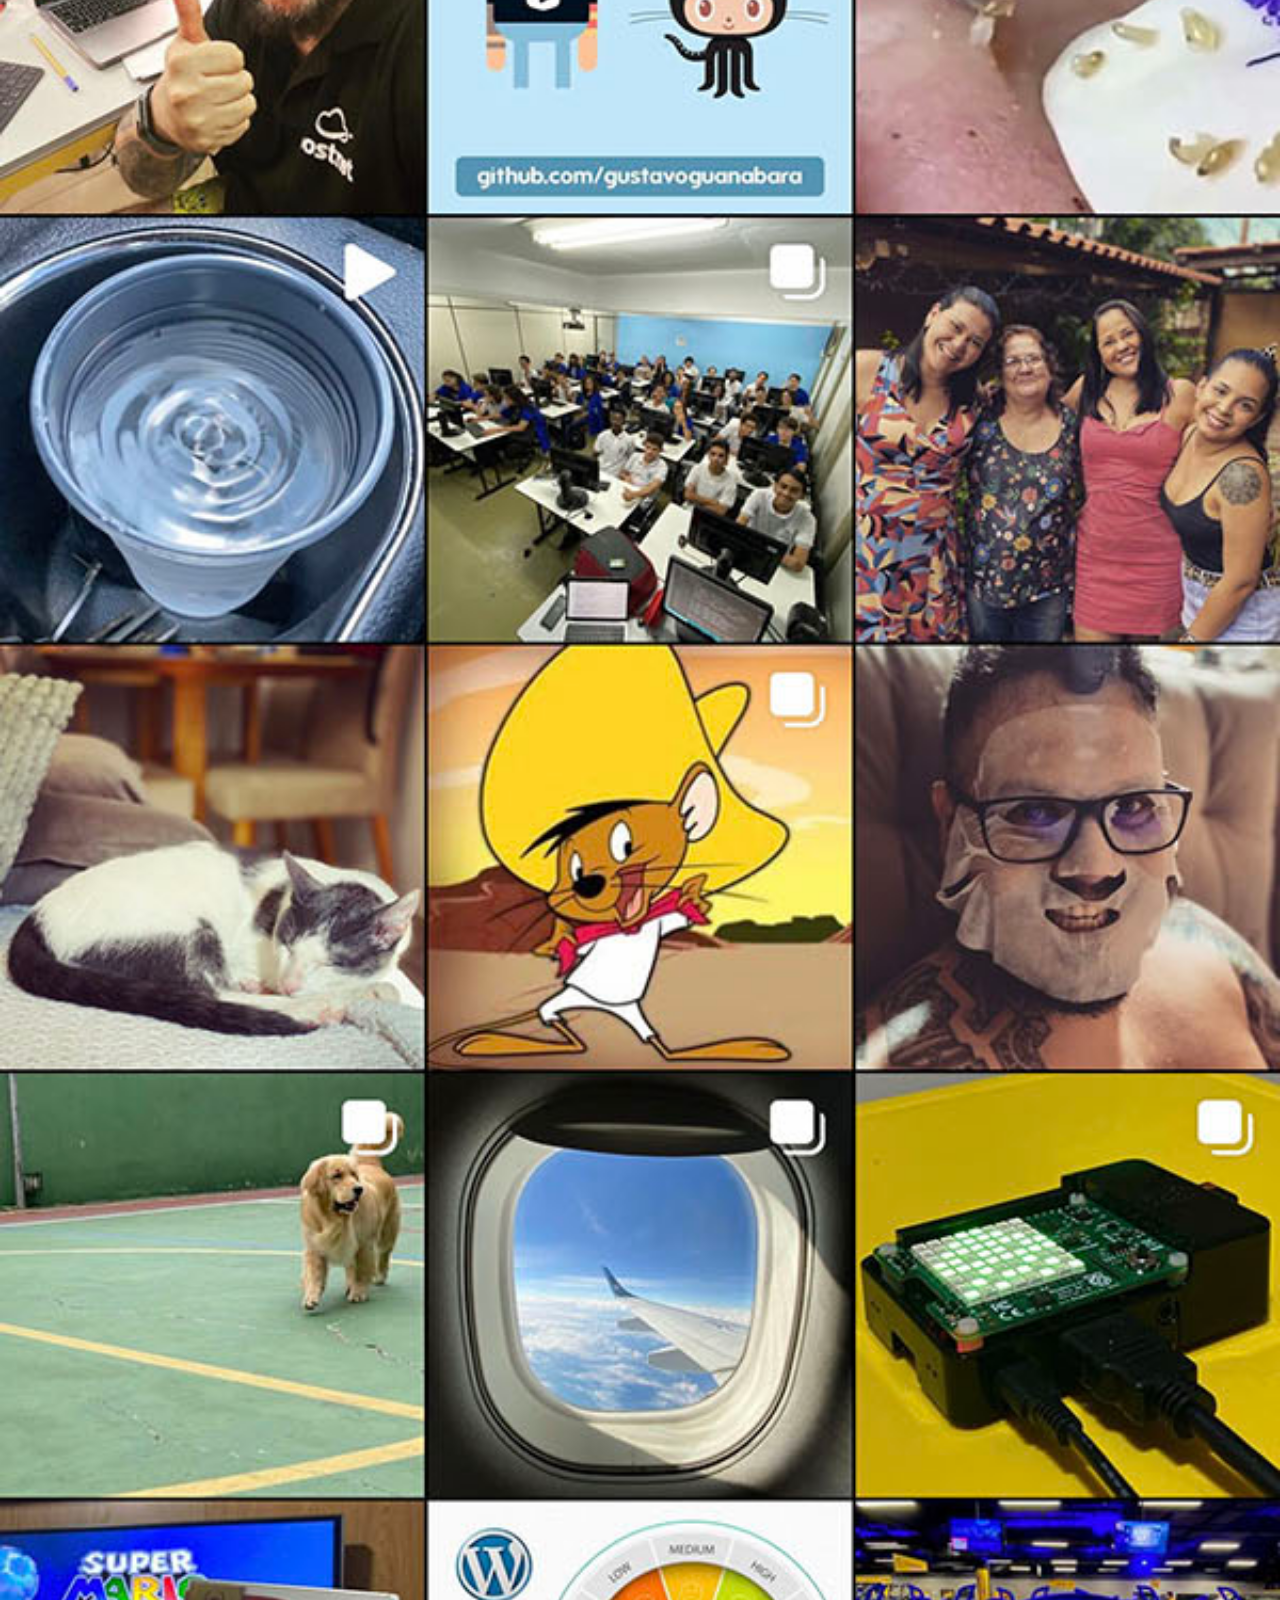
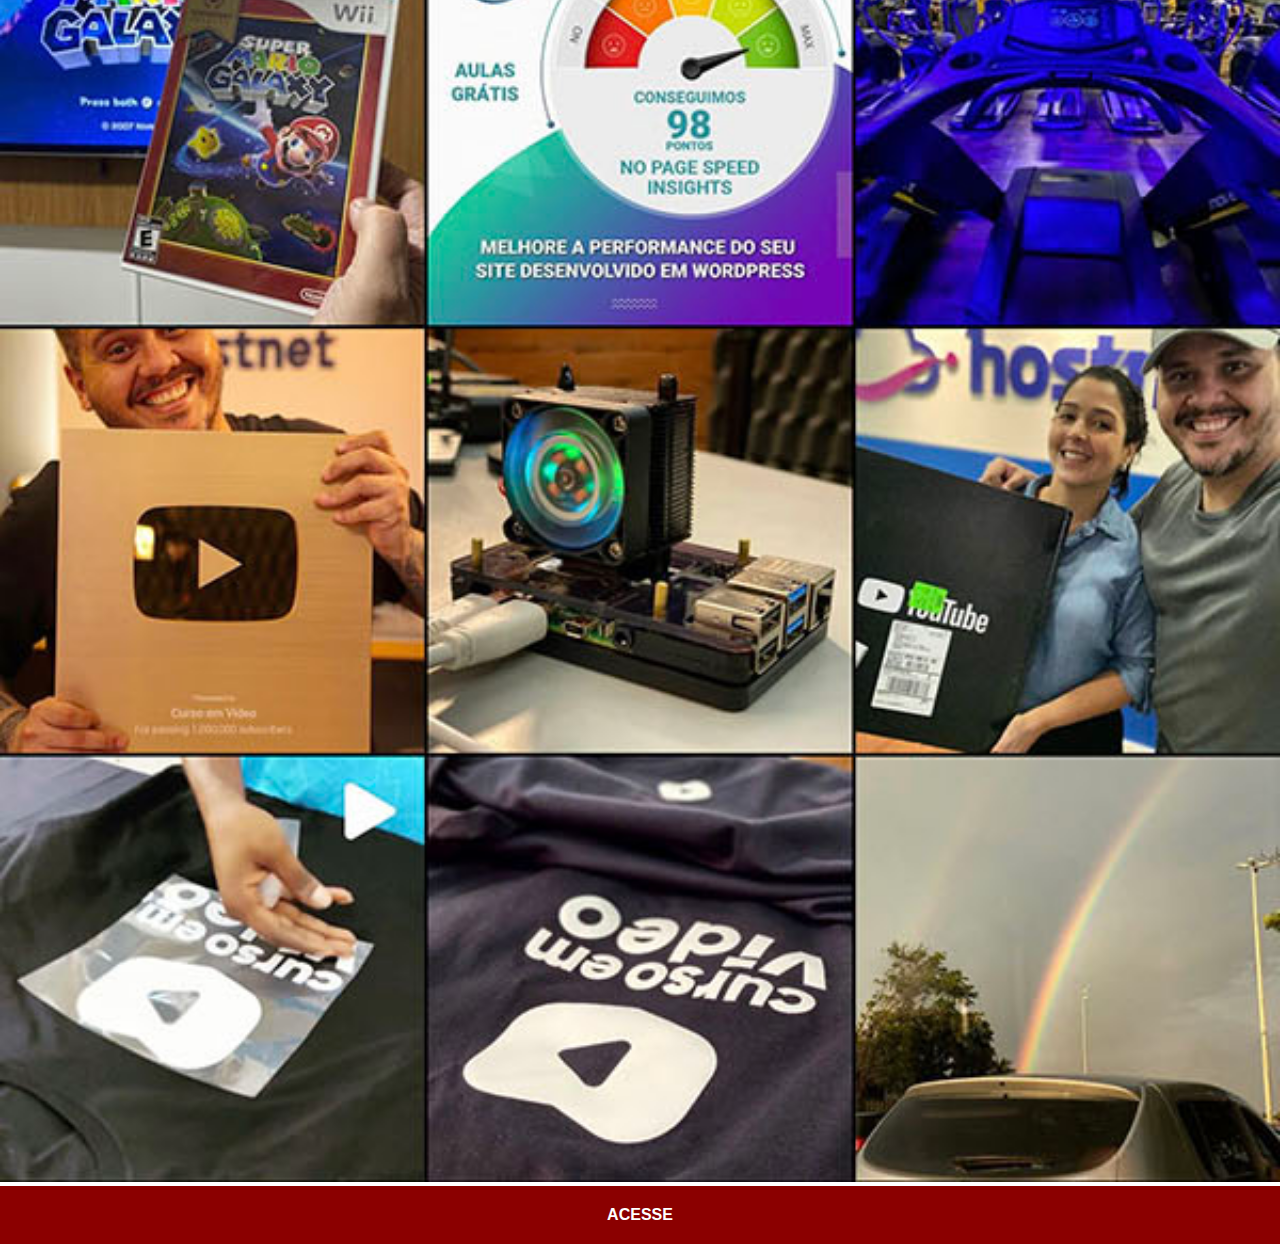
<file: instagram.html>
<!DOCTYPE html>
<html lang="pt-br">
<head>
    <meta charset="UTF-8">
    <meta http-equiv="X-UA-Compatible" content="IE=edge">
    <meta name="viewport" content="width=device-width, initial-scale=1.0">
    <title>Instagram</title>
    <link rel="stylesheet" href="estilos/social.css">
</head>
<body>
    <img src="imagens/tela-instagram.jpg" alt="Instagram"><a href="https://www.instagram.com/gustavoguanabara/" target="_blank">ACESSE</a>
</body>
</html>
</file>
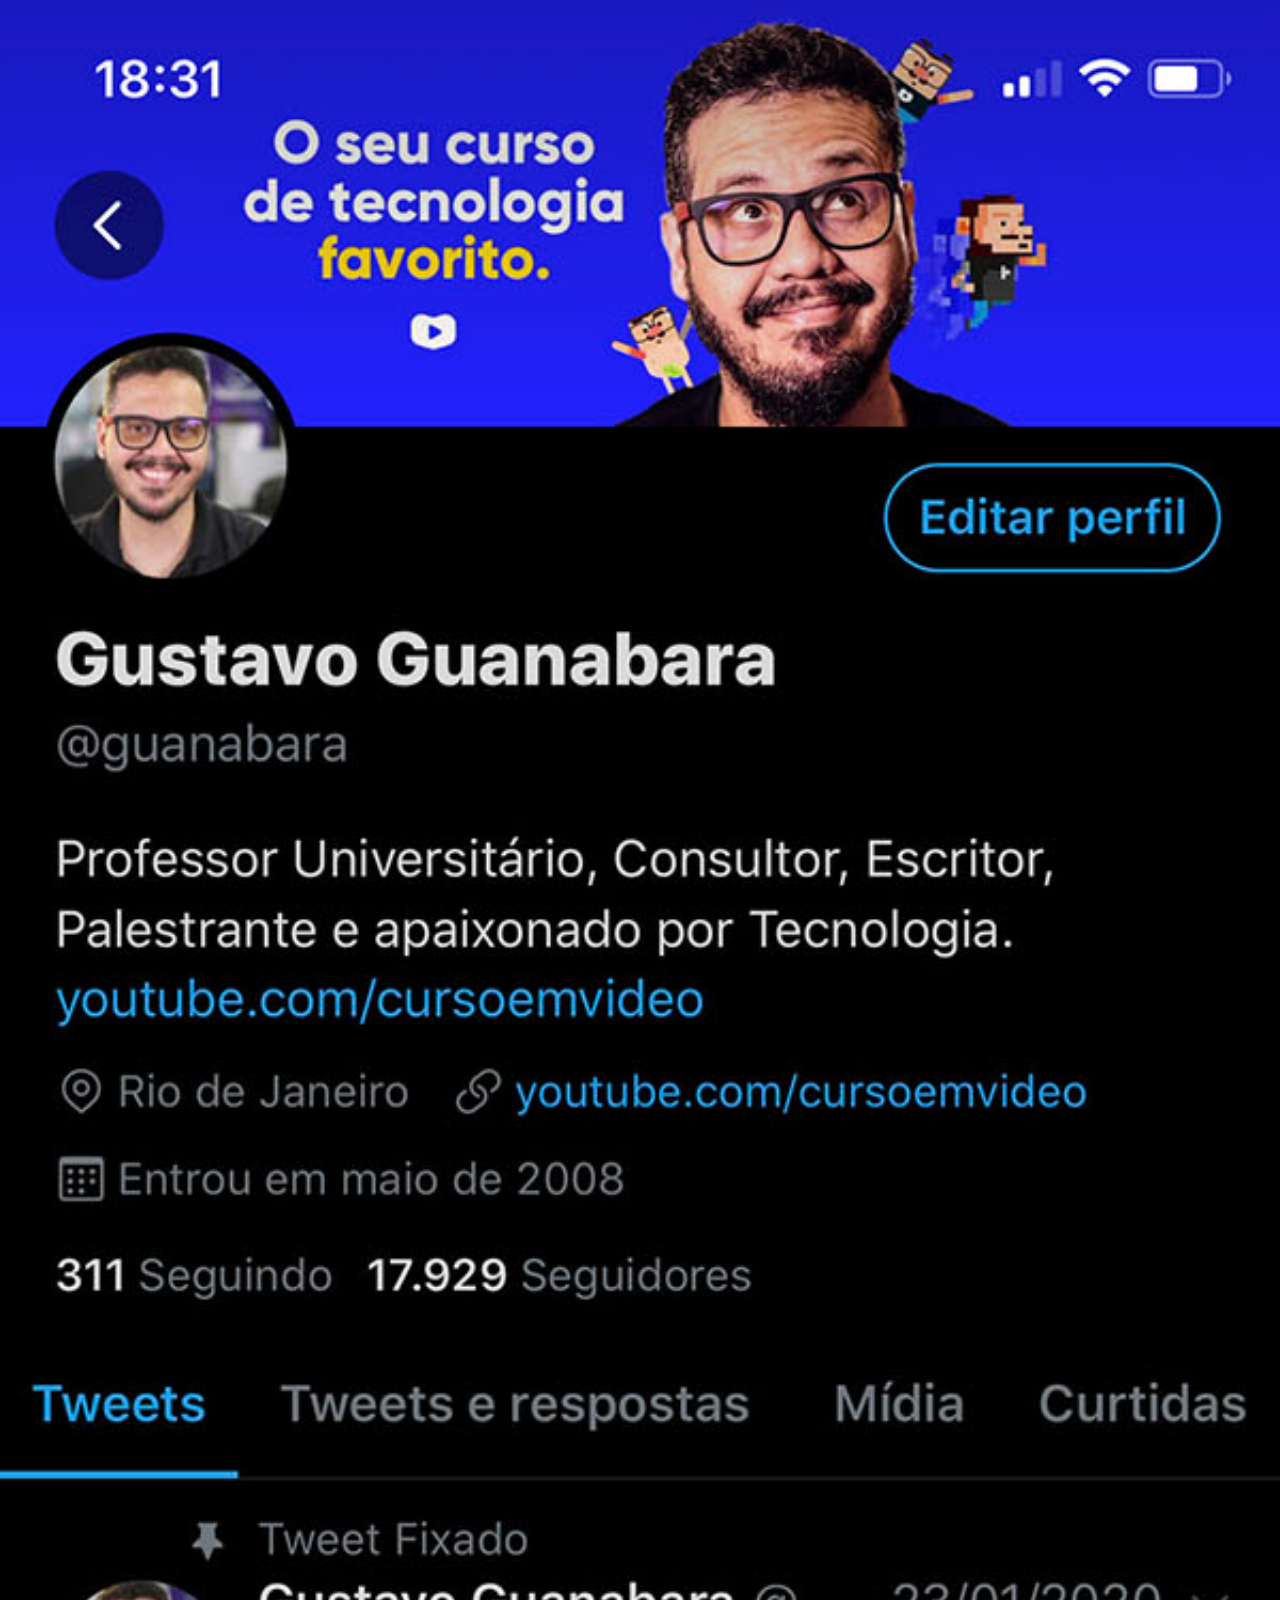
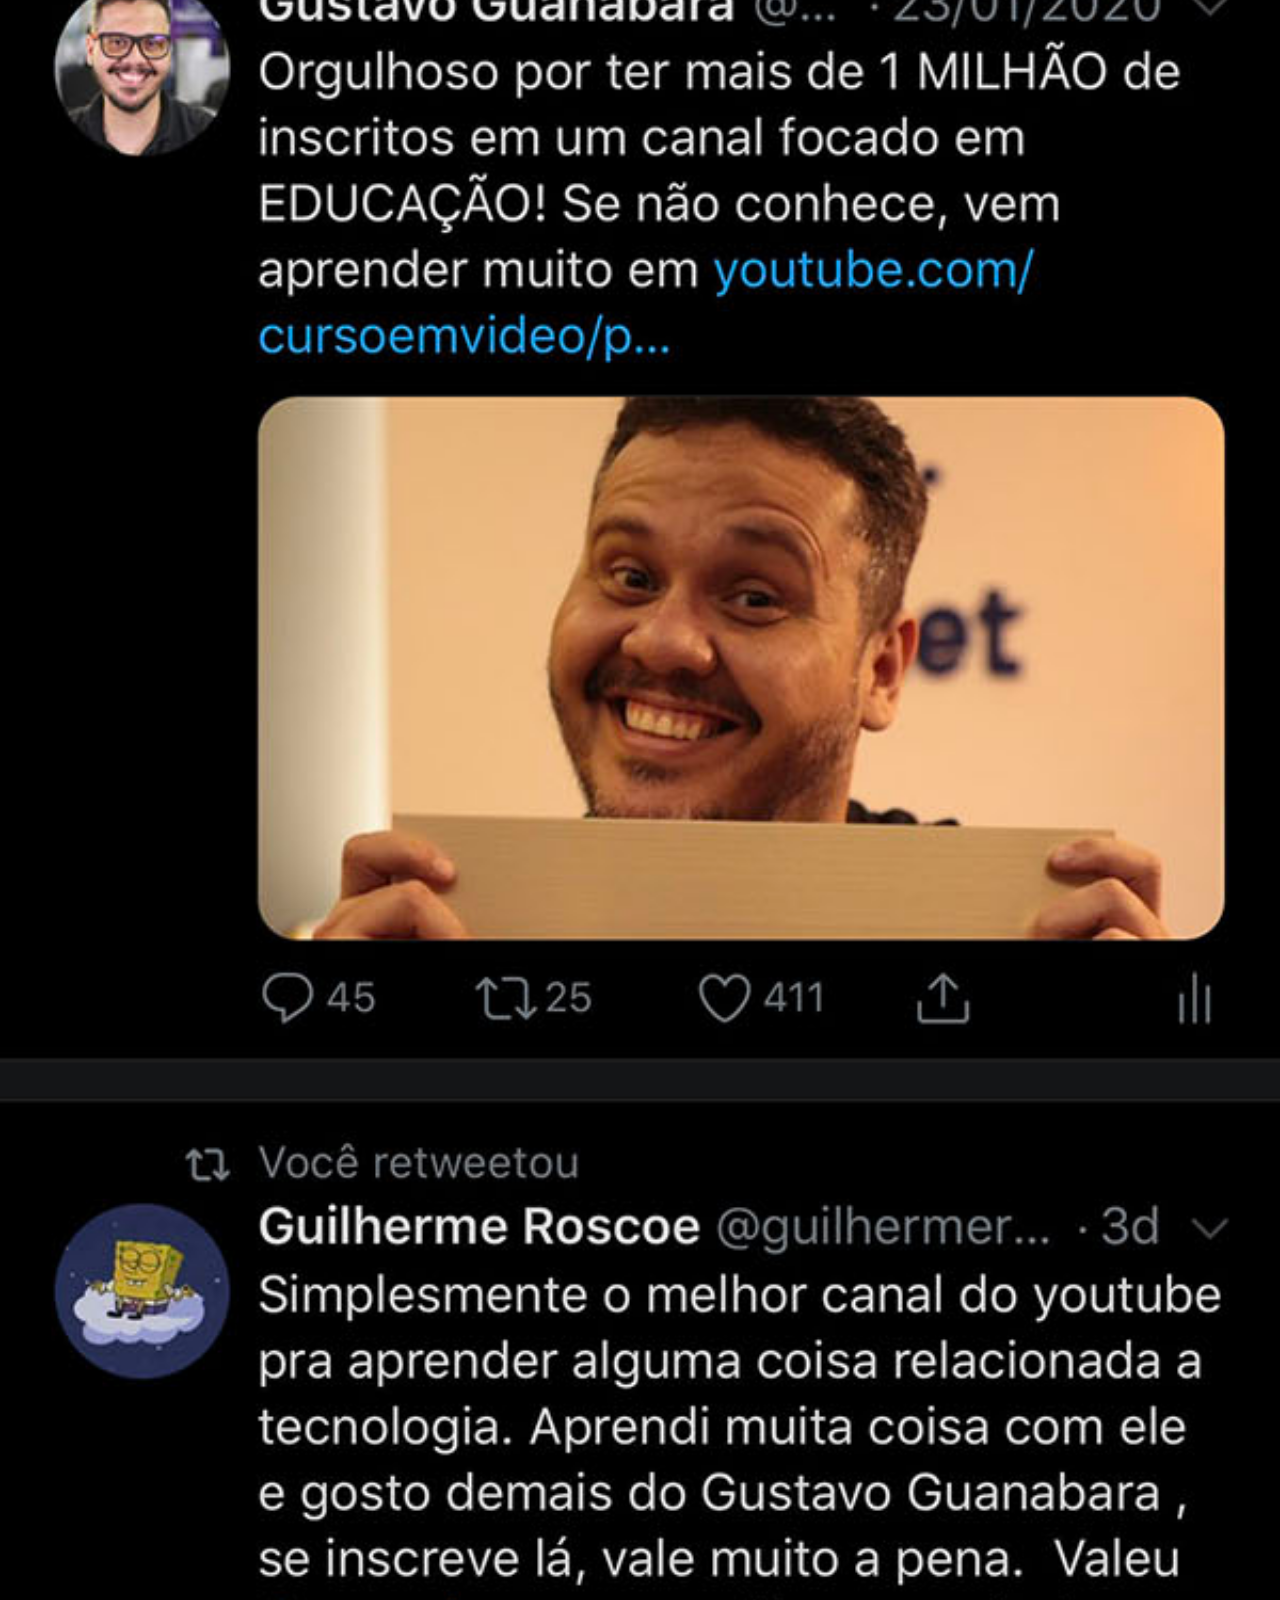
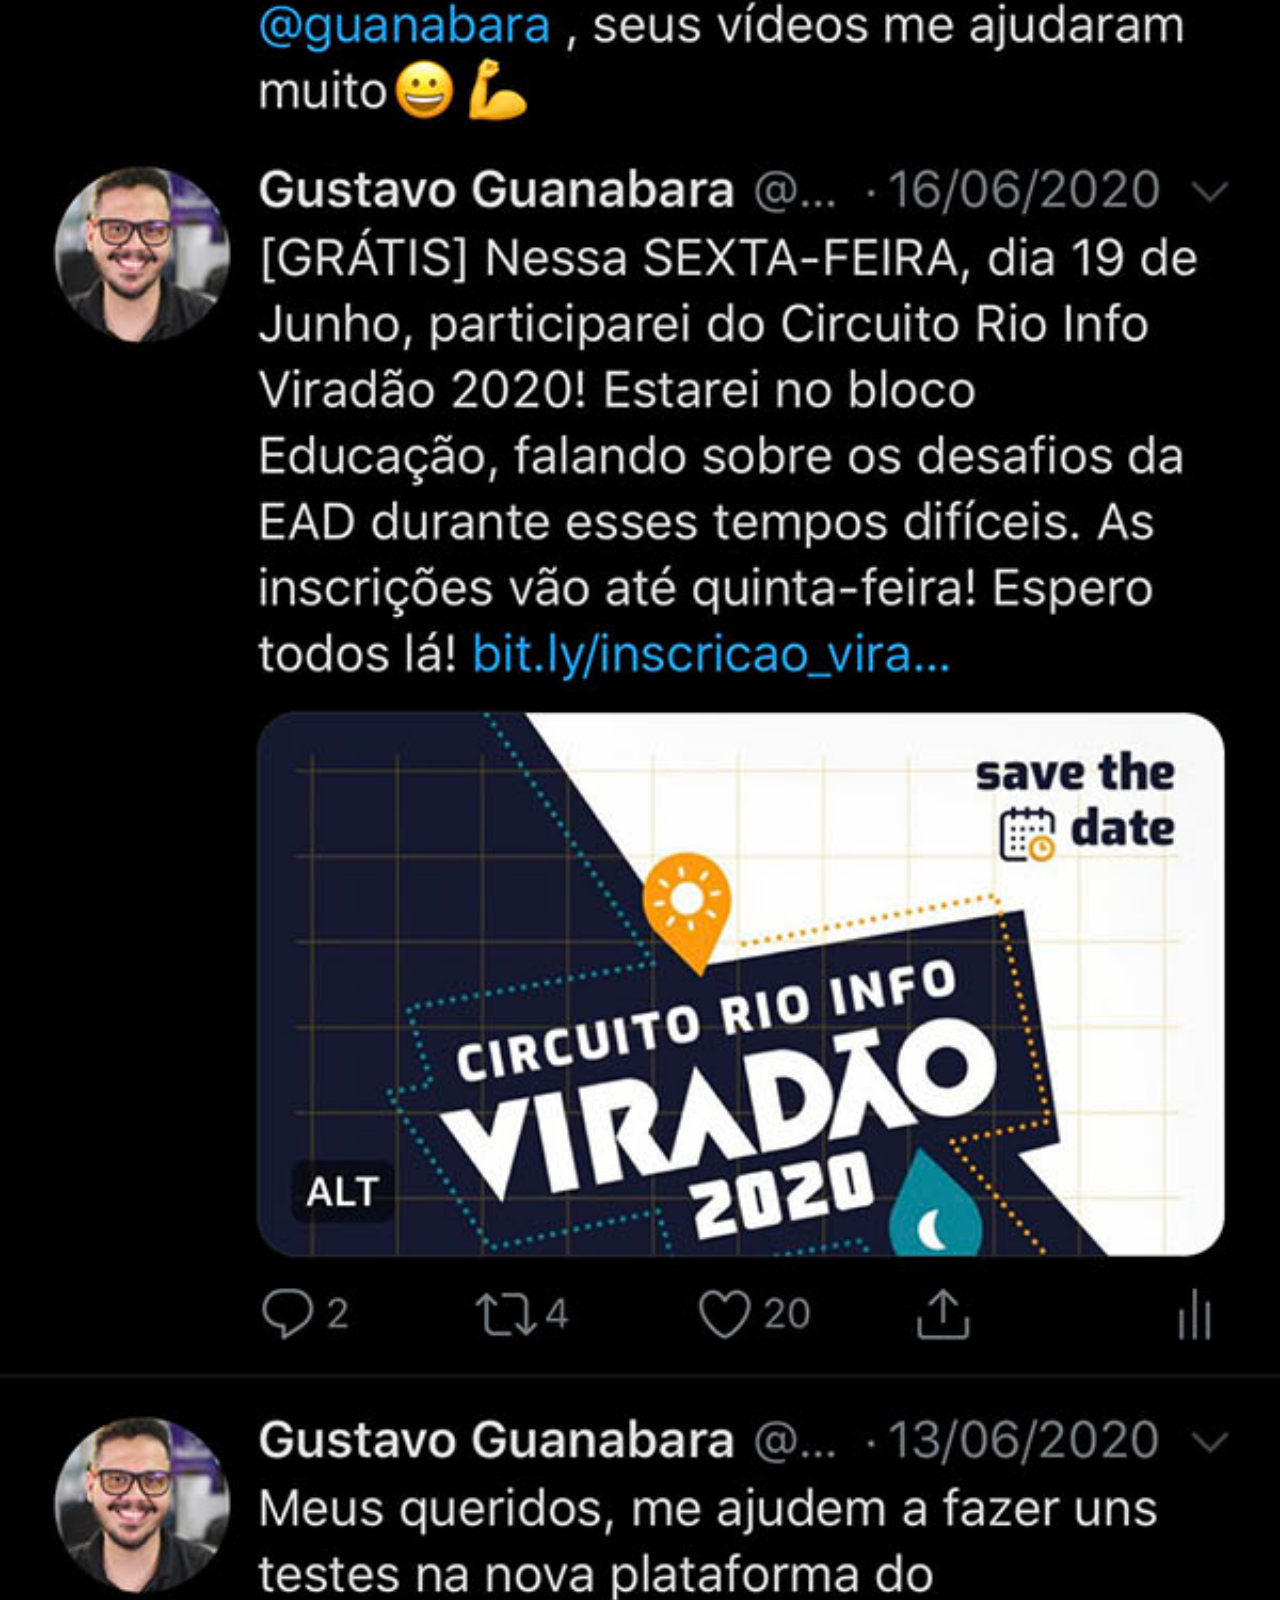
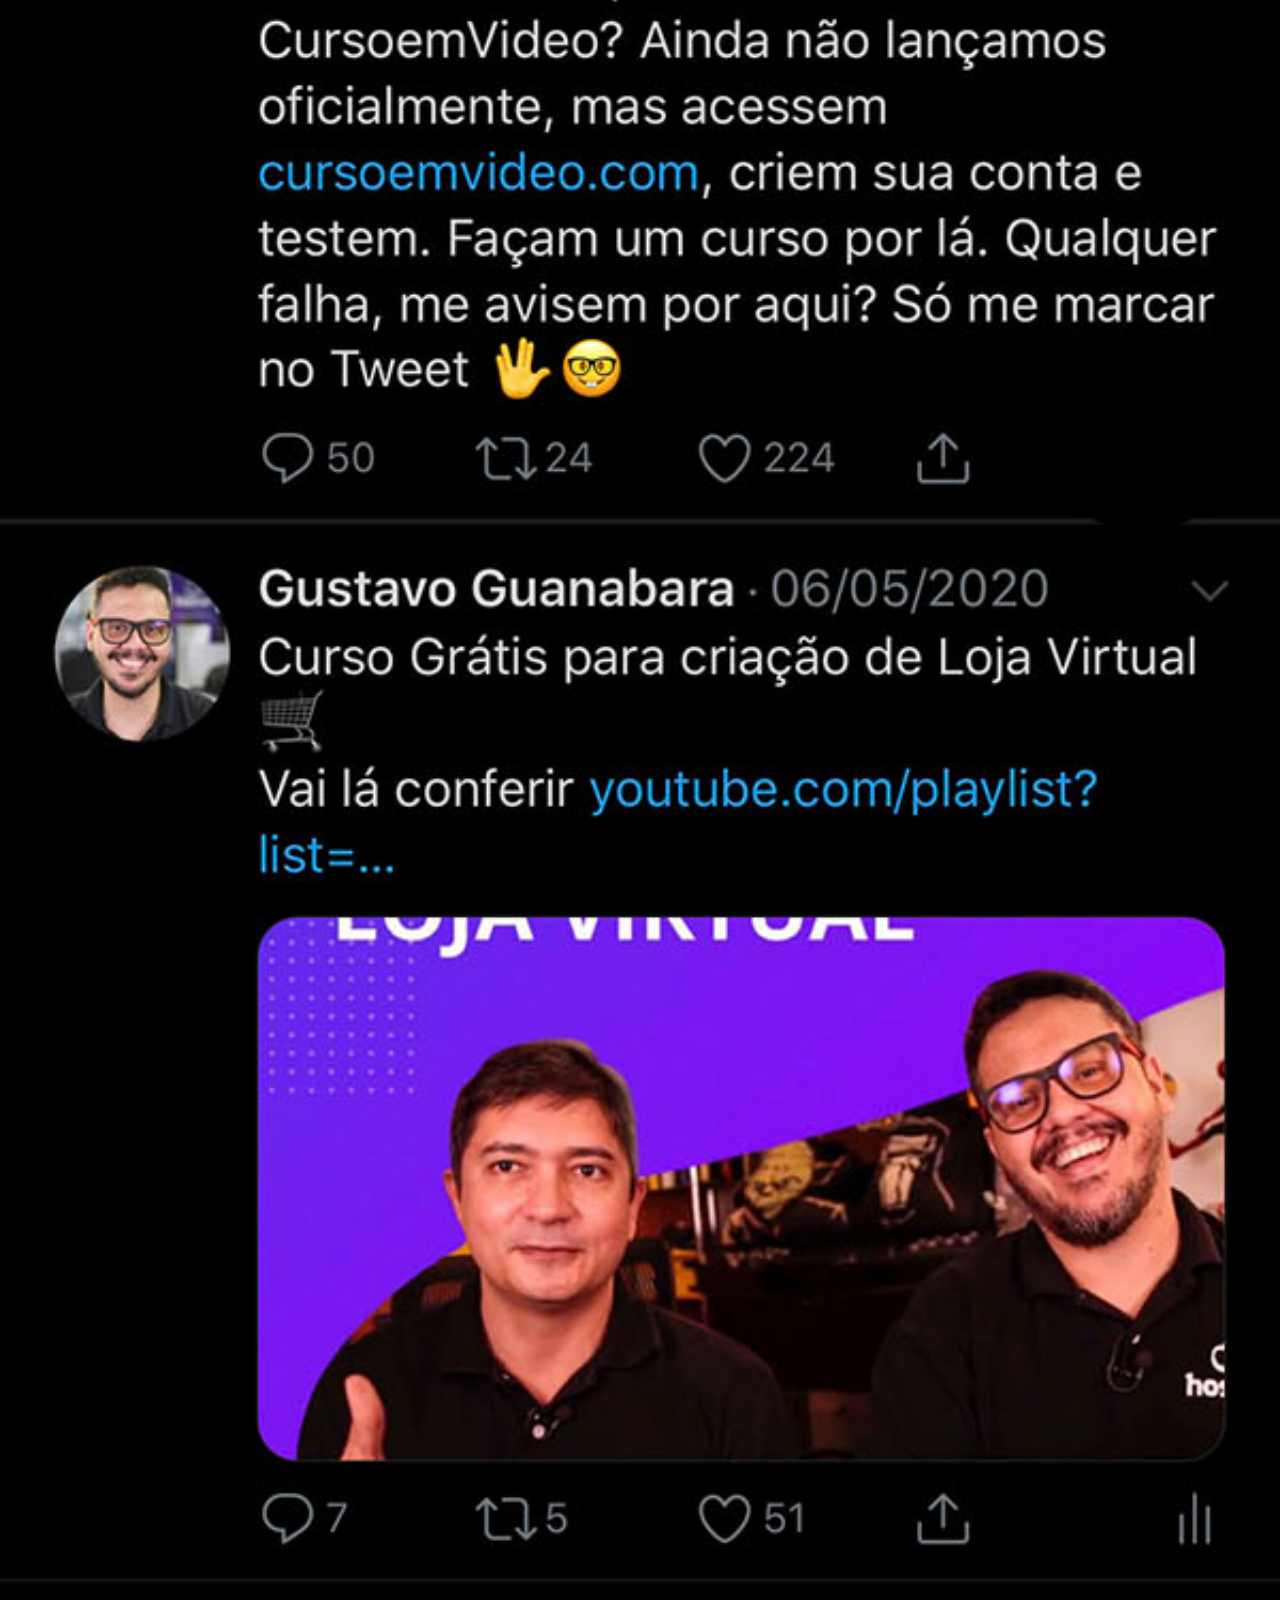
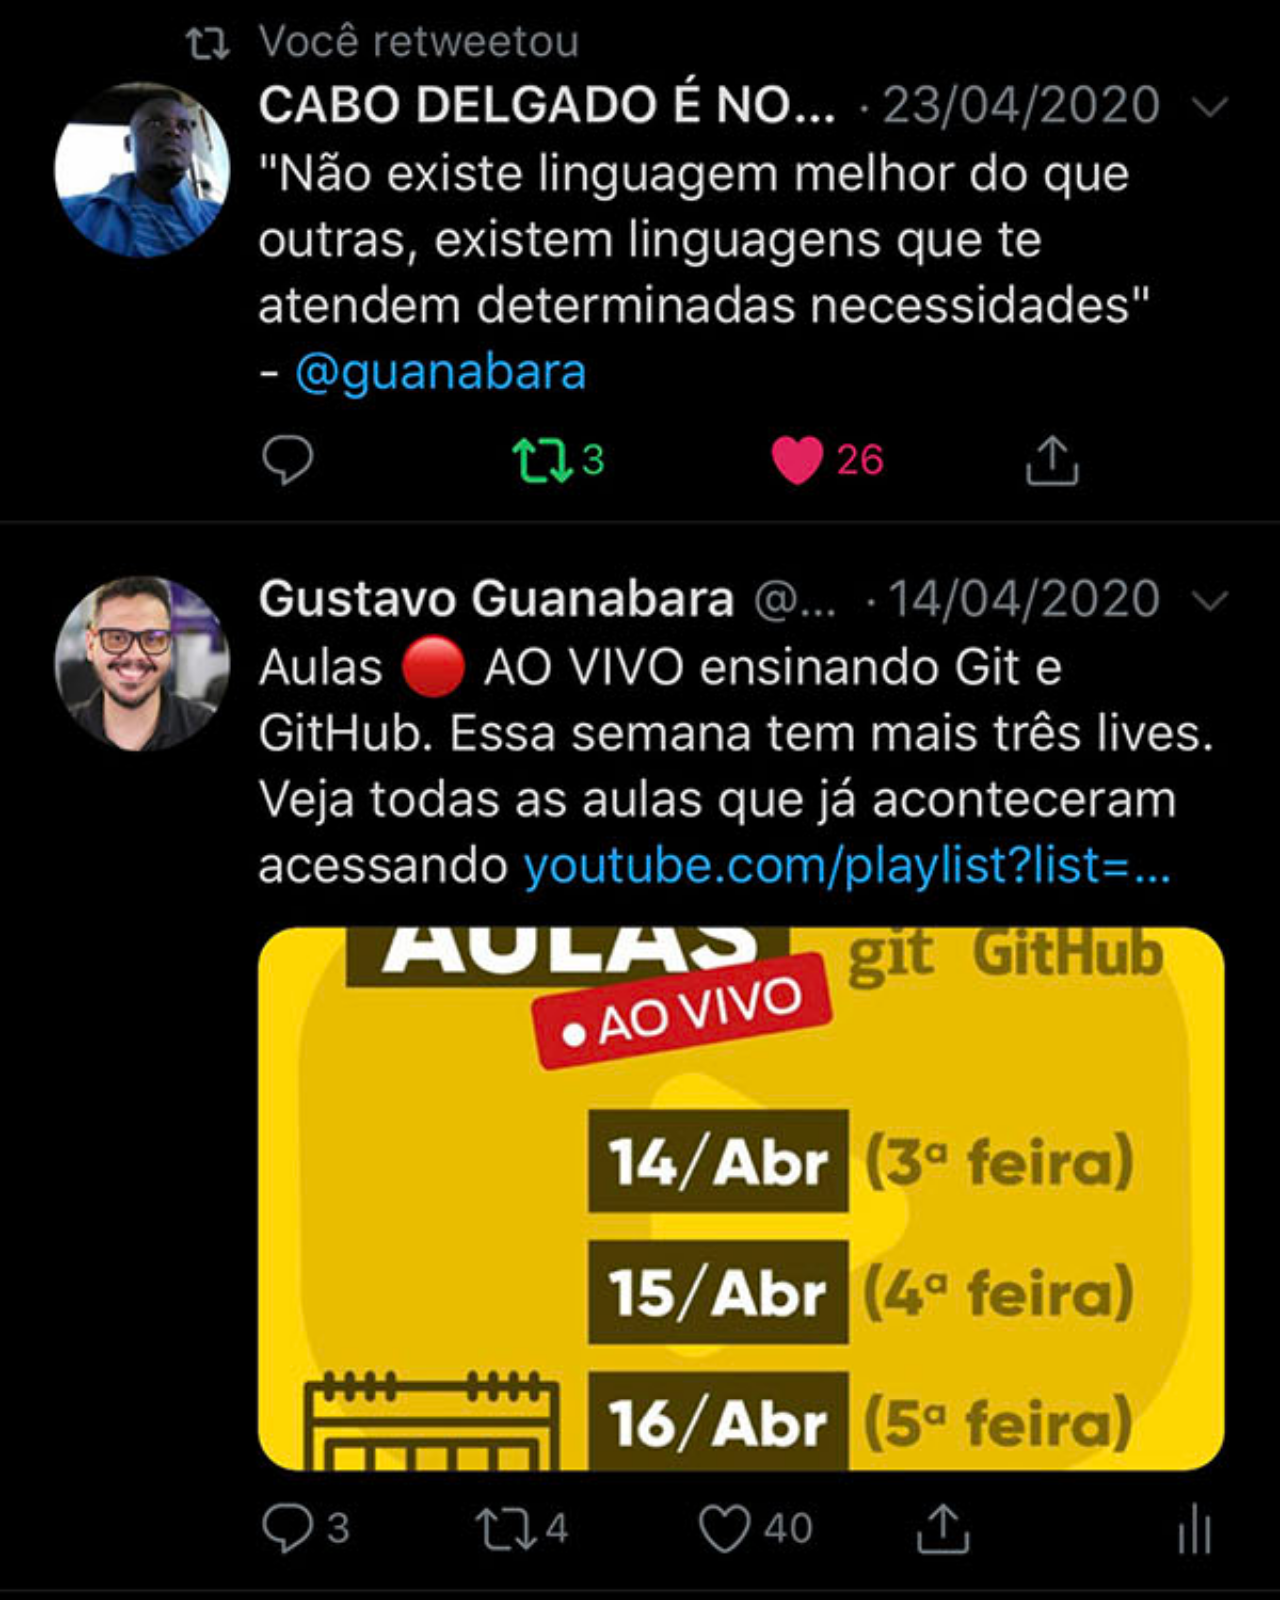
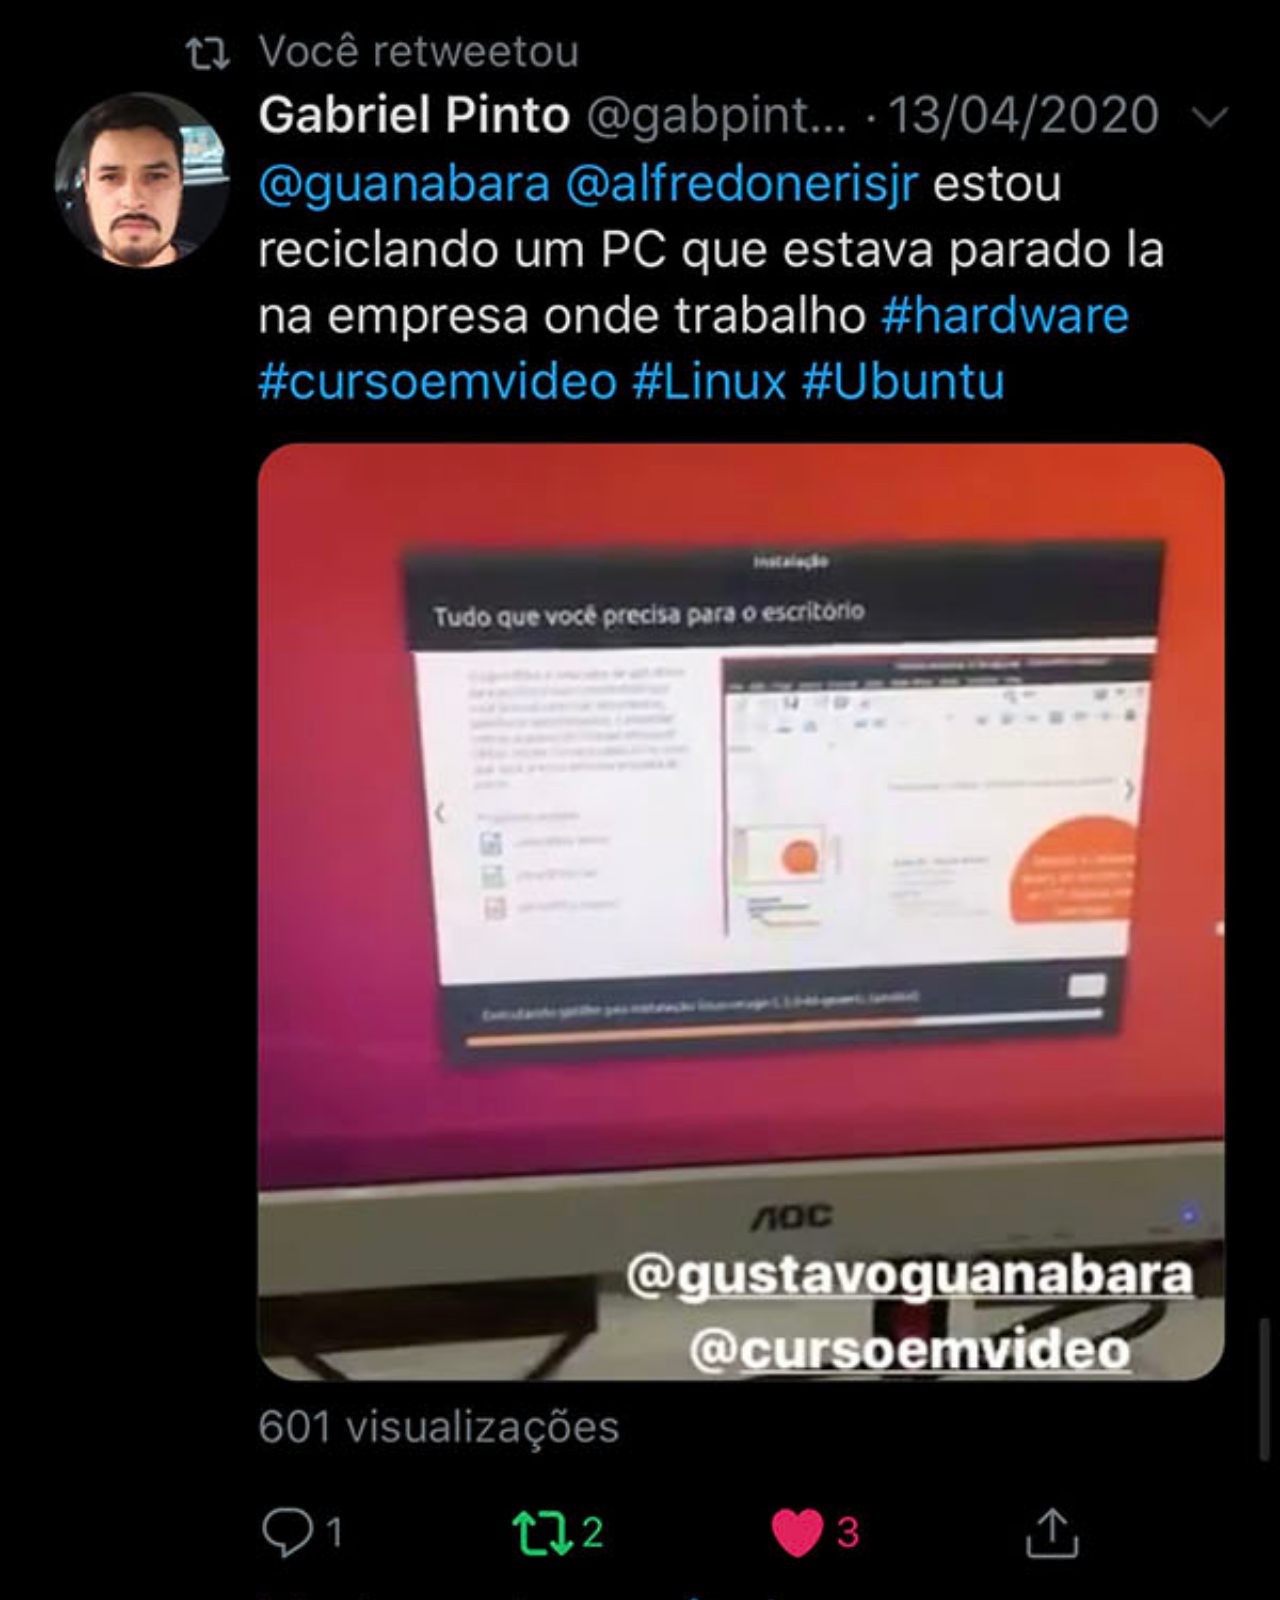
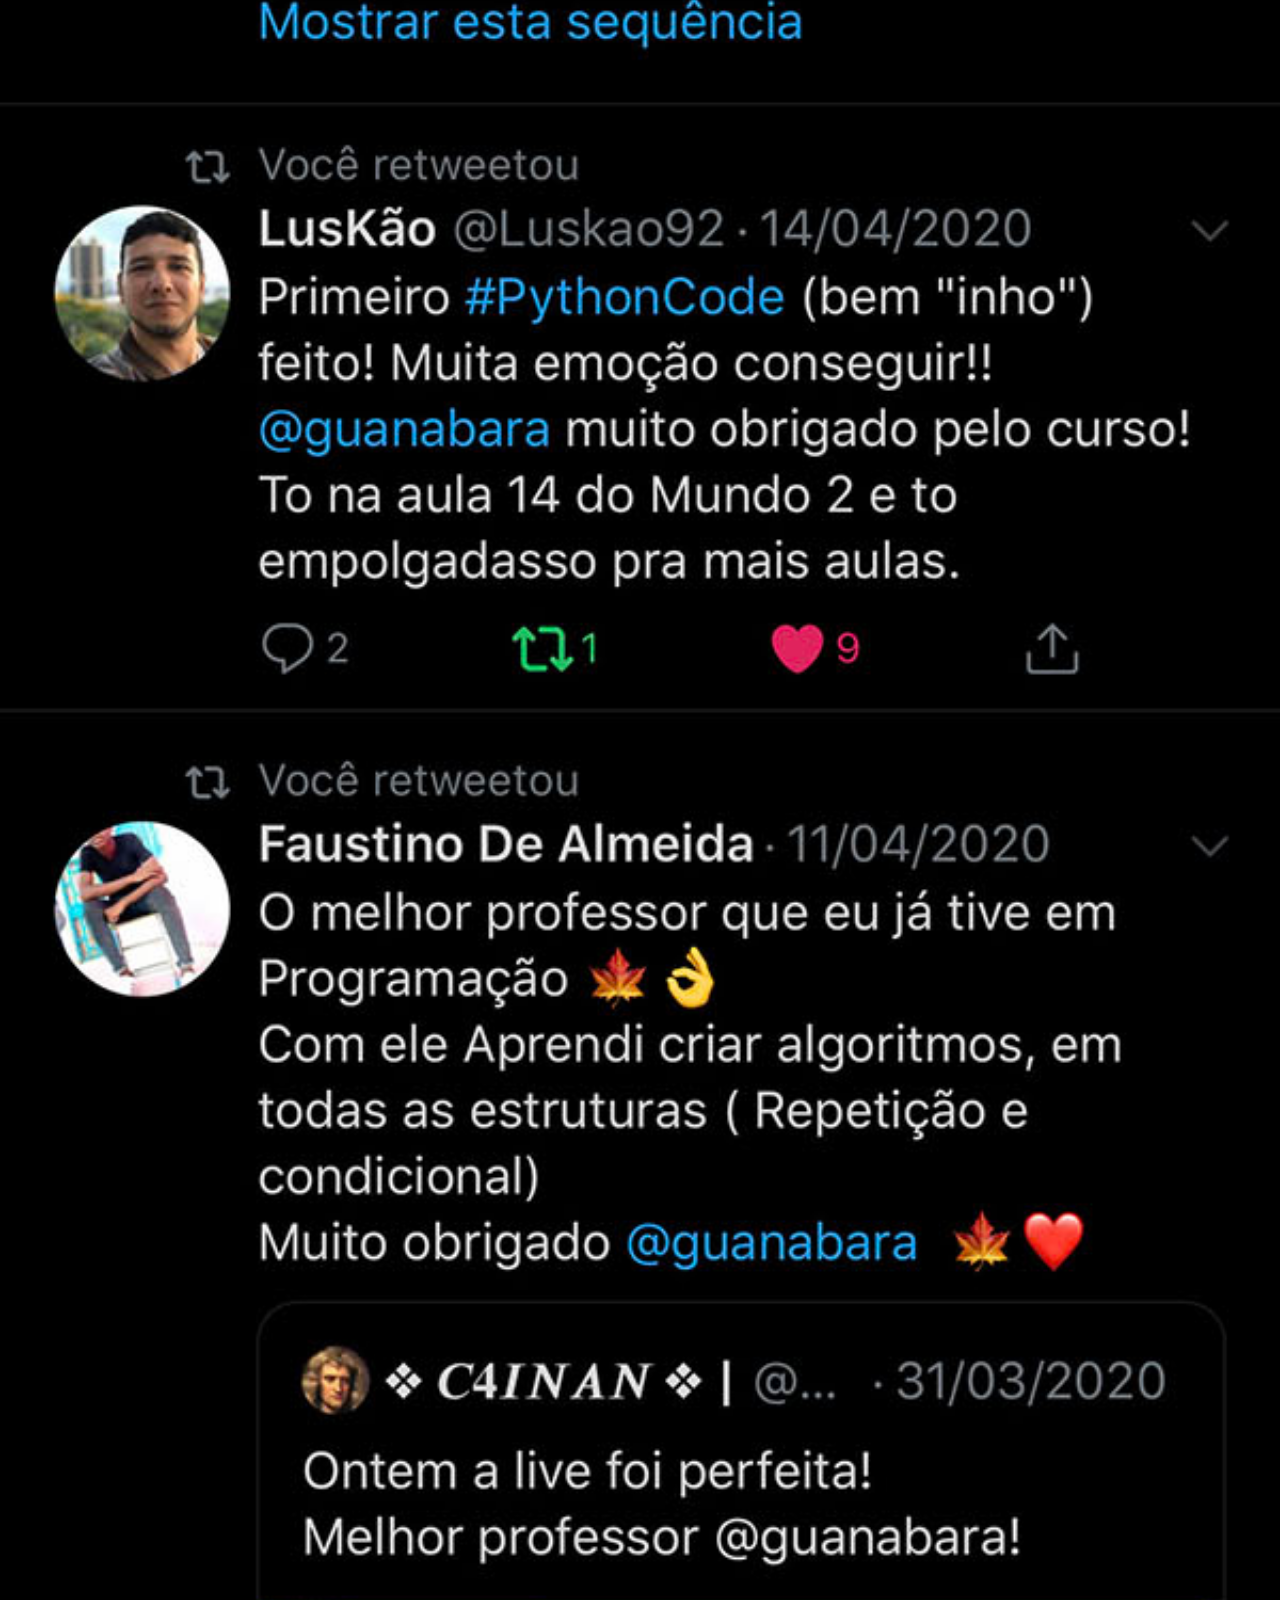
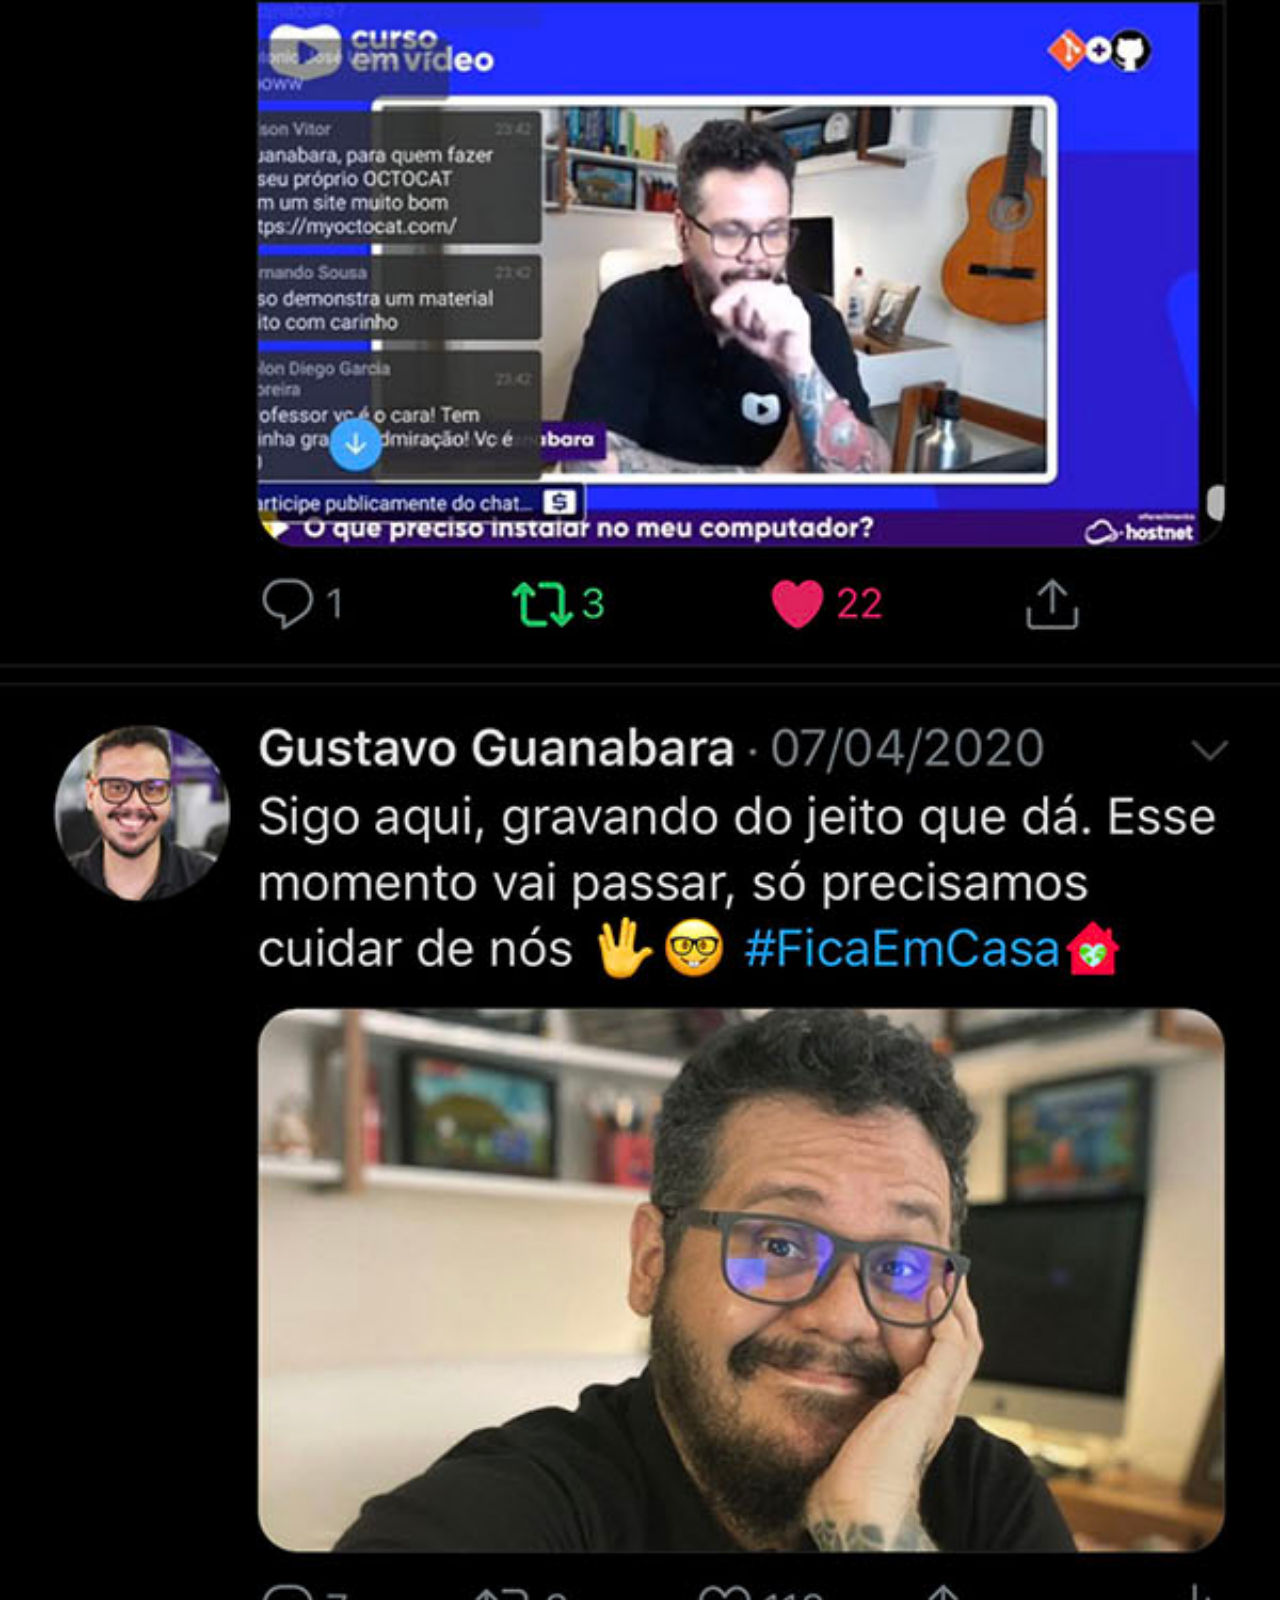
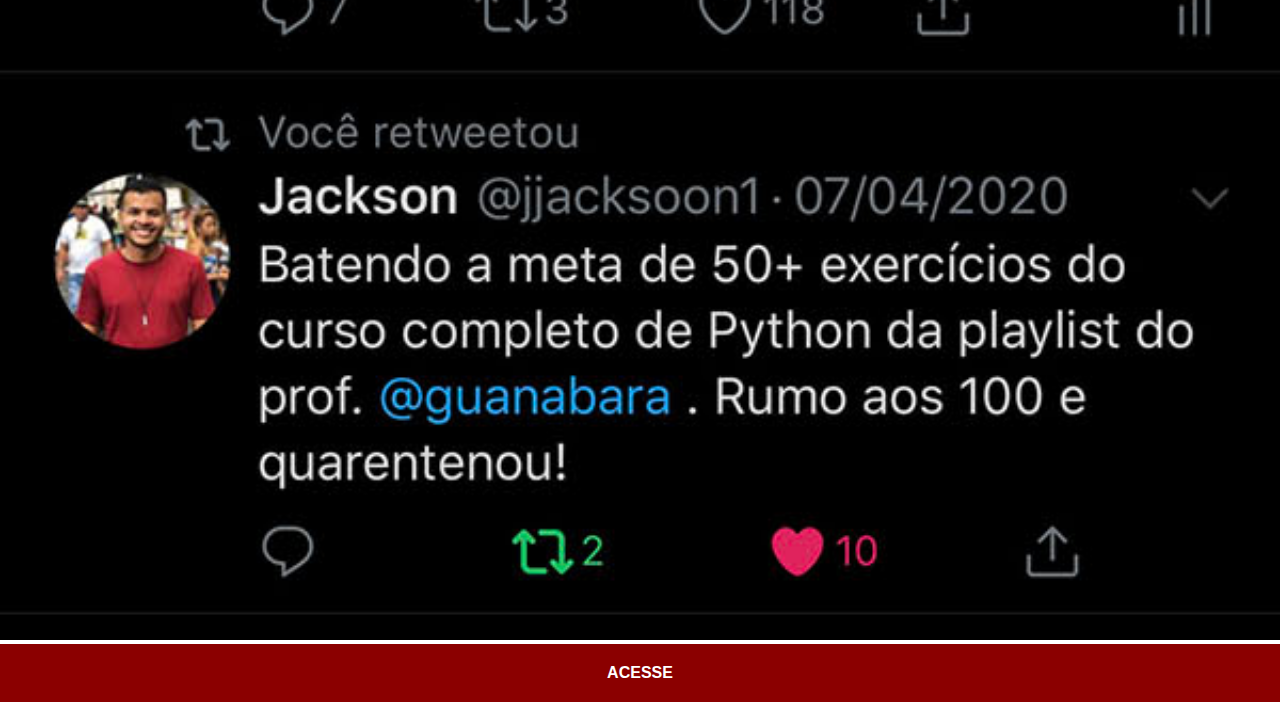
<file: twitter.html>
<!DOCTYPE html>
<html lang="pt-br">
<head>
    <meta charset="UTF-8">
    <meta http-equiv="X-UA-Compatible" content="IE=edge">
    <meta name="viewport" content="width=device-width, initial-scale=1.0">
    <title>Twitter</title>
    <link rel="stylesheet" href="estilos/social.css">
</head>
<body>
    <img src="imagens/tela-twitter.jpg" alt="youtube"><a href="https://twitter.com/cursosemvideo" target="_blank">ACESSE</a>
</body>
</html>
</file>
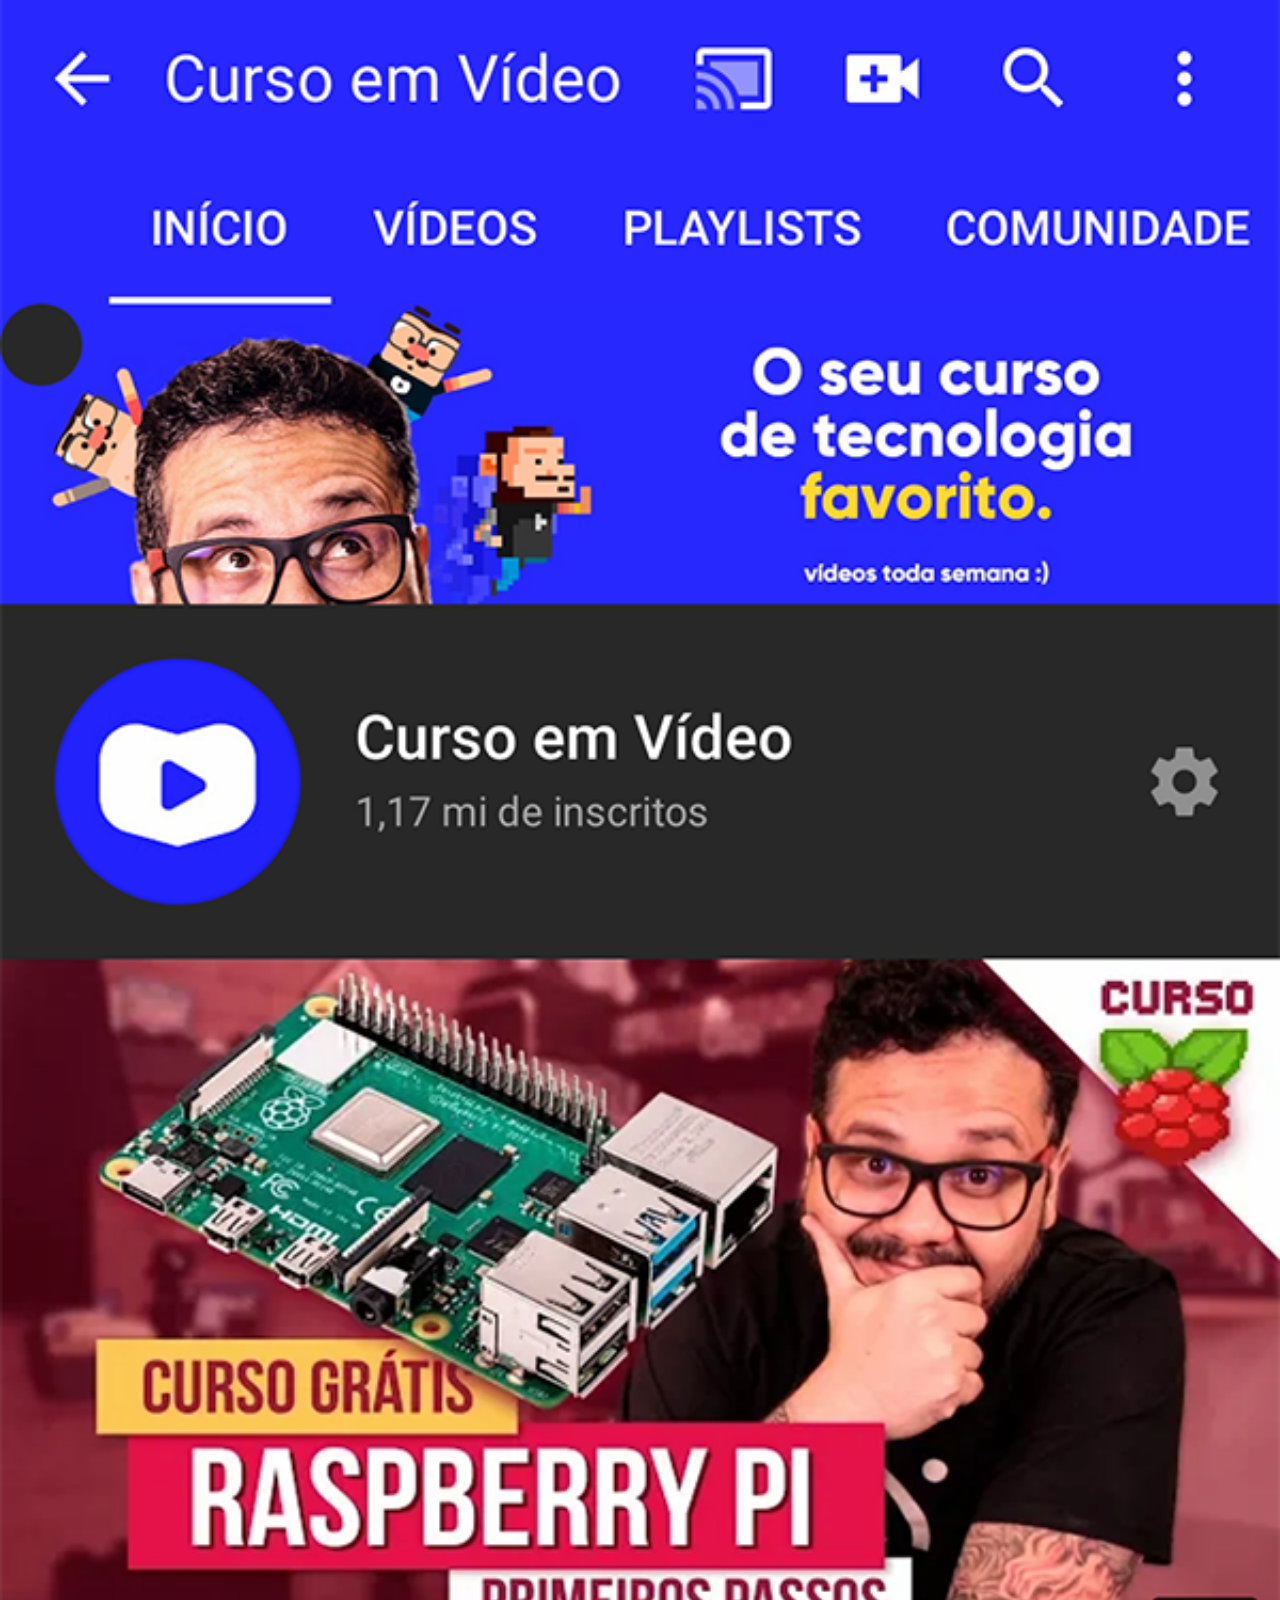
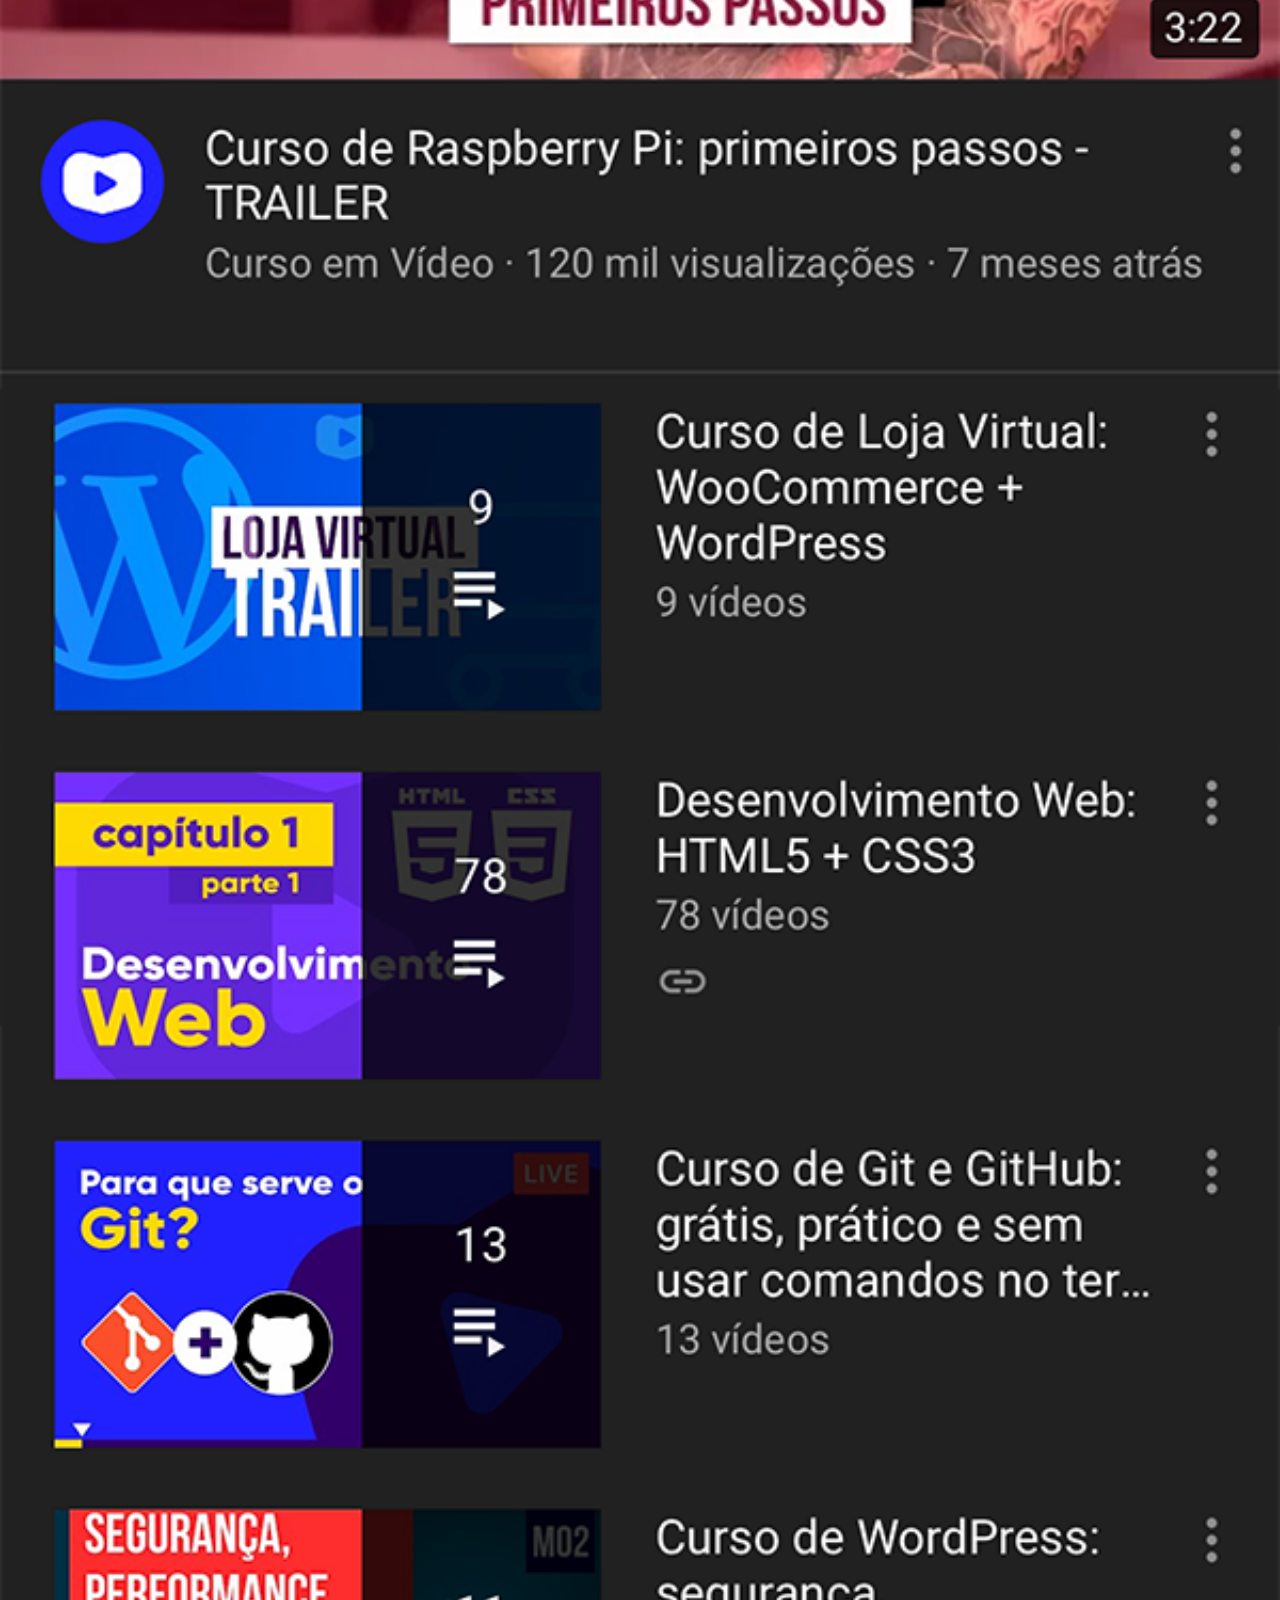
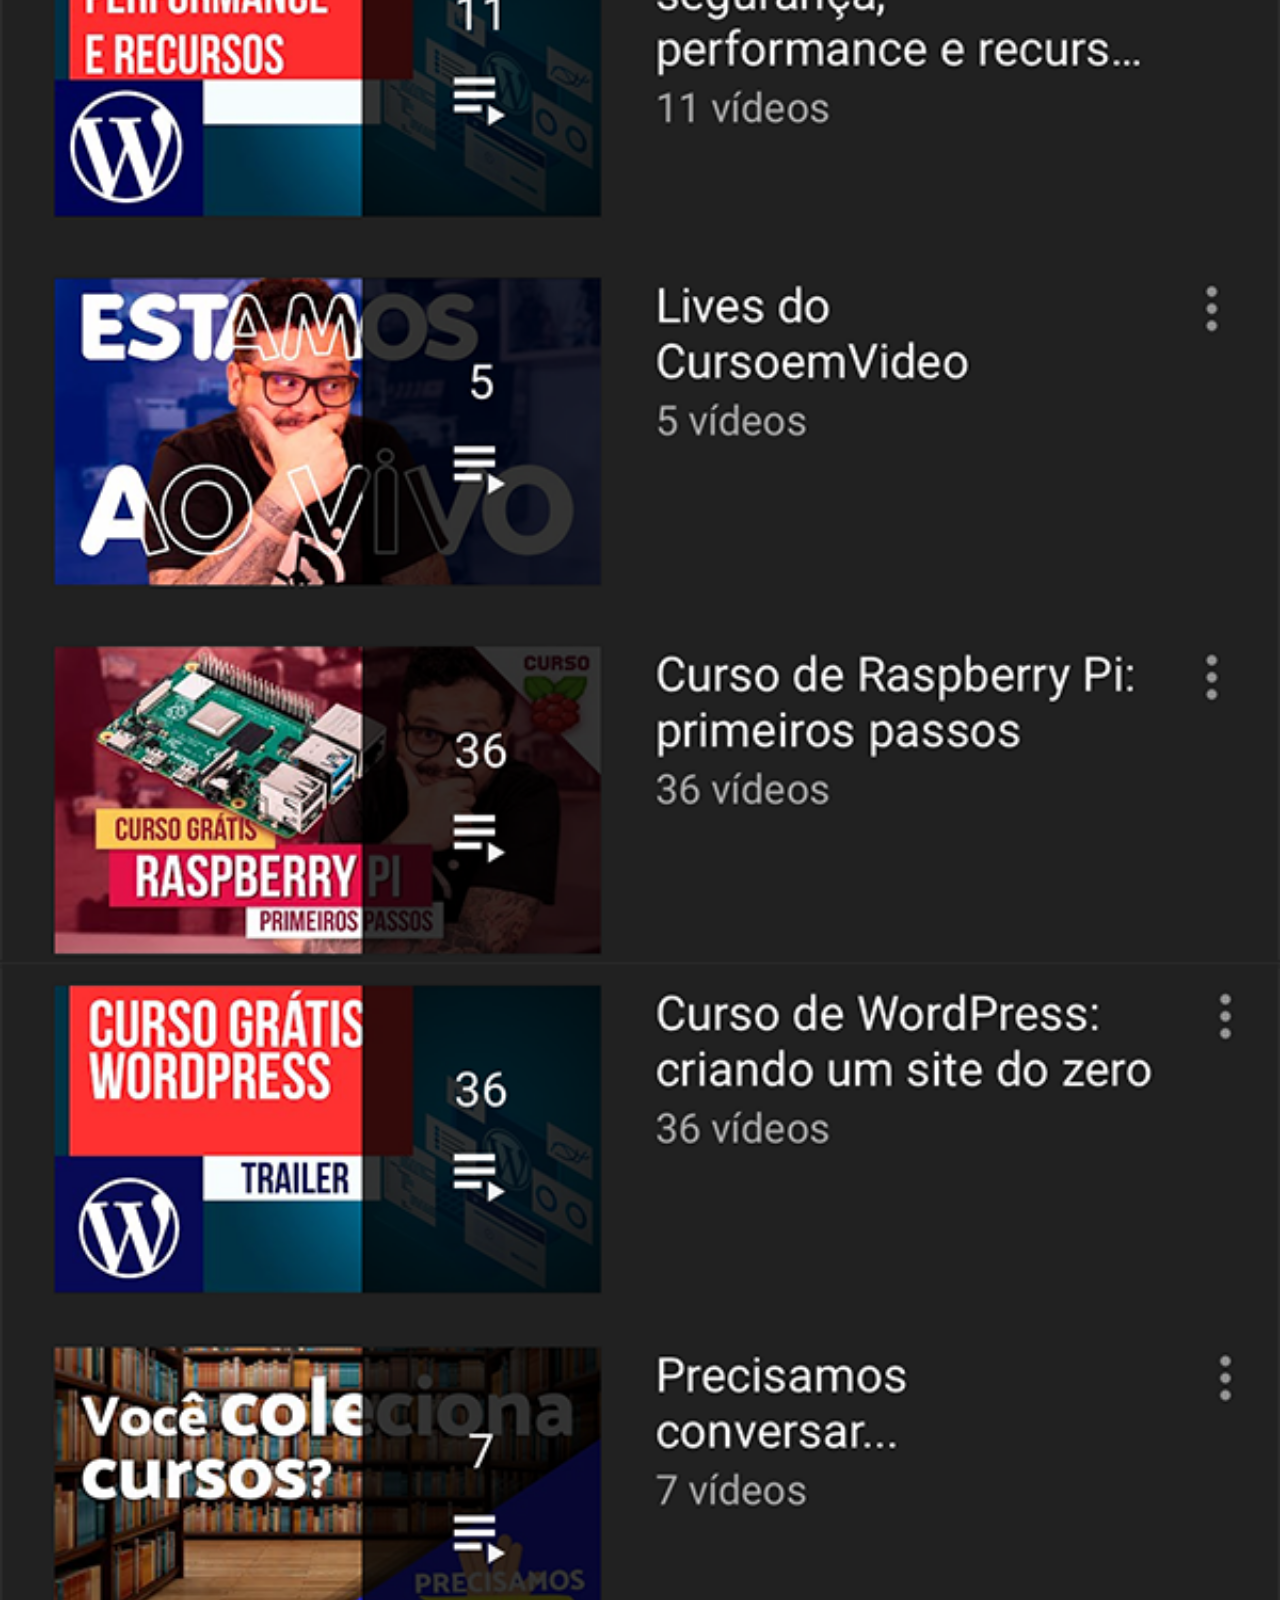
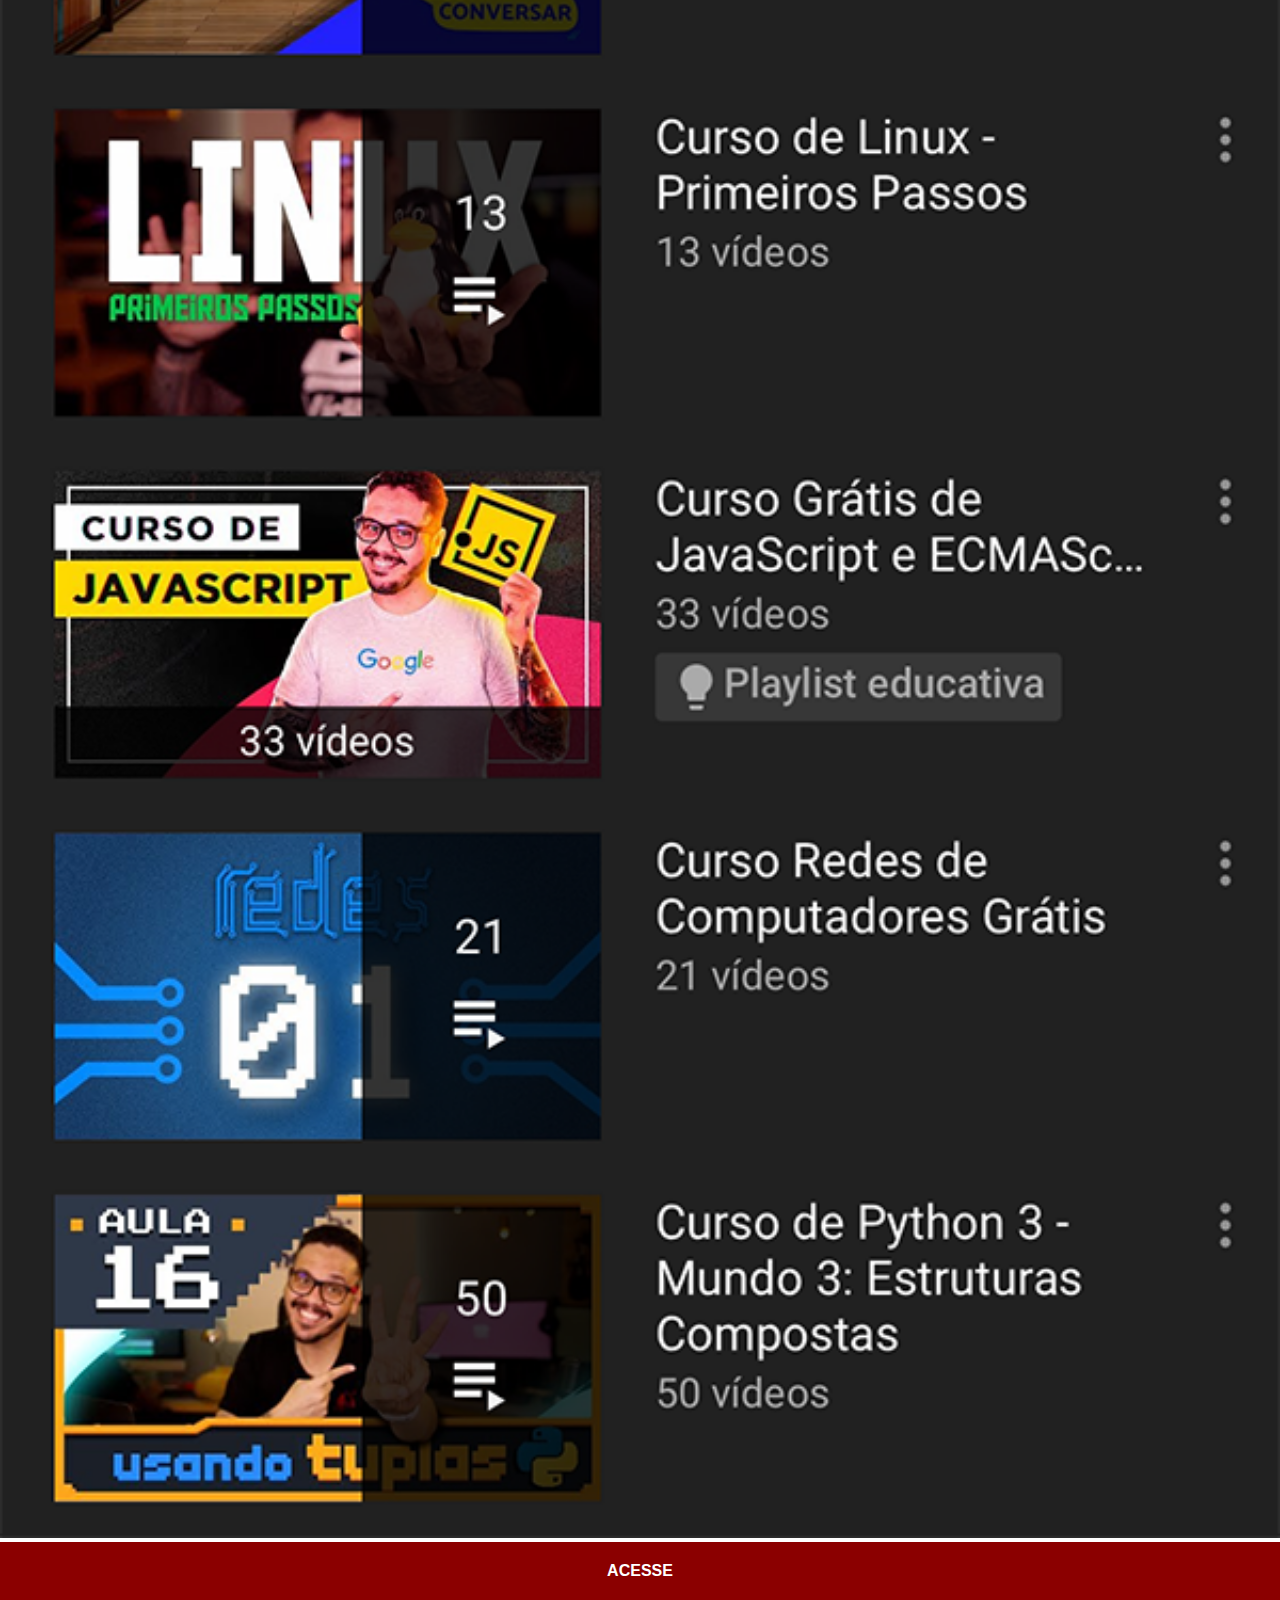
<file: youtube.html>
<!DOCTYPE html>
<html lang="pt-br">
<head>
    <meta charset="UTF-8">
    <meta http-equiv="X-UA-Compatible" content="IE=edge">
    <meta name="viewport" content="width=device-width, initial-scale=1.0">
    <title>Youtube</title>
    <link rel="stylesheet" href="estilos/social.css">
</head>
<body>
    <img src="imagens/tela-youtube.png" alt="youtube"><a href="https://www.youtube.com/user/cursoemvideo/playlists" target="_blank">ACESSE</a>
</body>
</html>
</file>
<file: estilos/styles.css>
@charset "UTF-8";

* {
    margin: 0px;
    padding: 0px;
    font-family: Arial, Helvetica, sans-serif;
}

html, body {
    height: 100vh;
    width: 100vw;
    background-color: black;
}

body {
    background: url('../imagens/fundo-madeira.jpg') no-repeat top center;
    background-size: cover;
    background-attachment: fixed;
}

main {
    position: relative;
    height: 100vh;

}

section#telefone {
    position: absolute;
    top: 50%;
    left: 50%;
    transform: translate(-50%, -50%);
    height: 627px;
    width: 311px;

    background: url('../imagens/frame-iphone.png') no-repeat;
}

iframe#tela {
    position: relative;
    top: 80px;
    left: 22px;
    width: 267px;
    height: 471px ;
}

section#redes-sociais {
    text-align: right;
}

section#redes-sociais img {
    width: 50px;
    margin: 10px;
    border-radius: 50%;
    box-shadow: 2px 2px 5px rgba(0, 0, 0, 400);
    box-sizing: border-box;
}

section#redes-sociais img:hover {
    border: 2px solid white;
    transform: translate(-3px, -3px);
    box-shadow: 5px 5px 10px rgba(0, 0, 0, 0.623);
    transition: transform 0.5s, border 1s;
}
</file>
<file: estilos/social.css>
@charset "UTF-8";

* {
    margin: 0px;
    padding: 0px;
    font-family: Arial, Helvetica, sans-serif;
}

::-webkit-scrollbar {
    width: 0px;
    height: 0px;
}

img {
    width: 100vw;

}

a {
    display: block;
    background-color: darkred;
    color: white;
    padding: 20px;
    text-align: center;
    font-weight: bolder;
    text-decoration: none;
}

a:hover {
    background-color: red;
    
}
</file>
